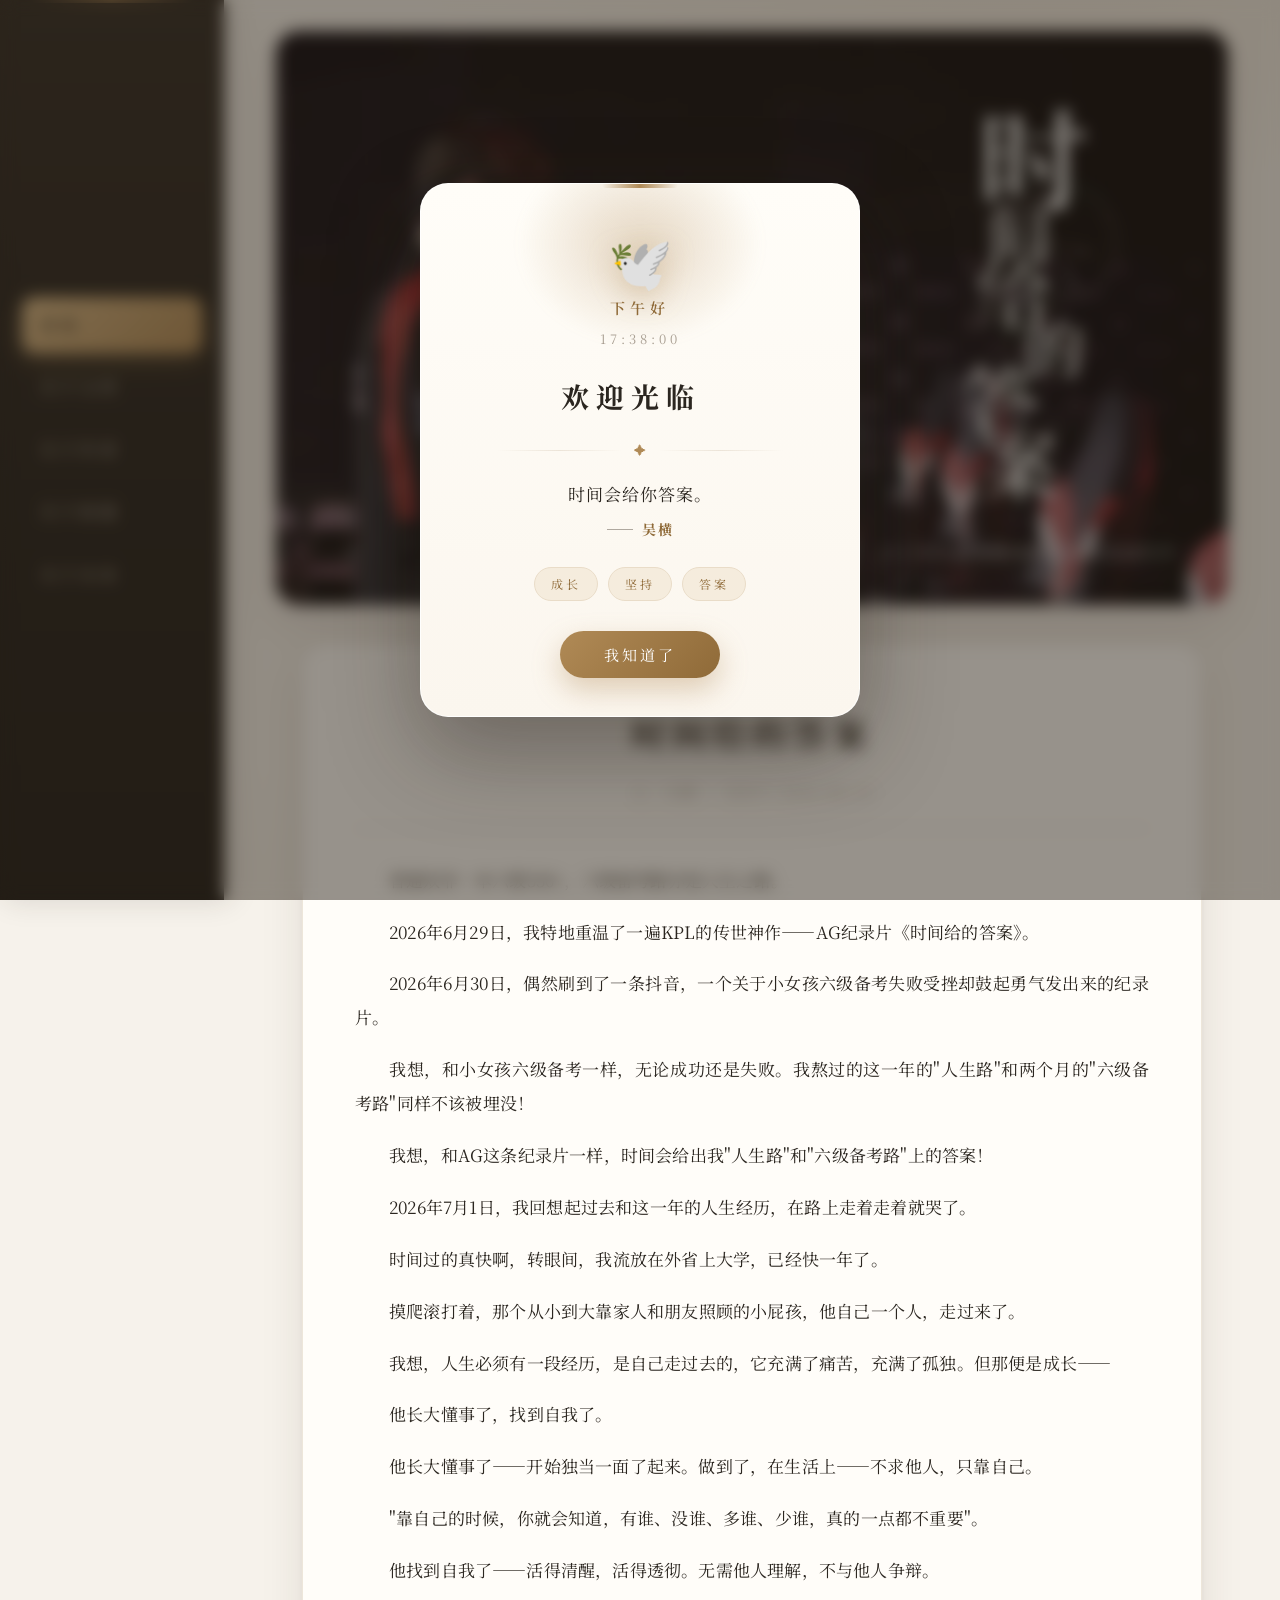
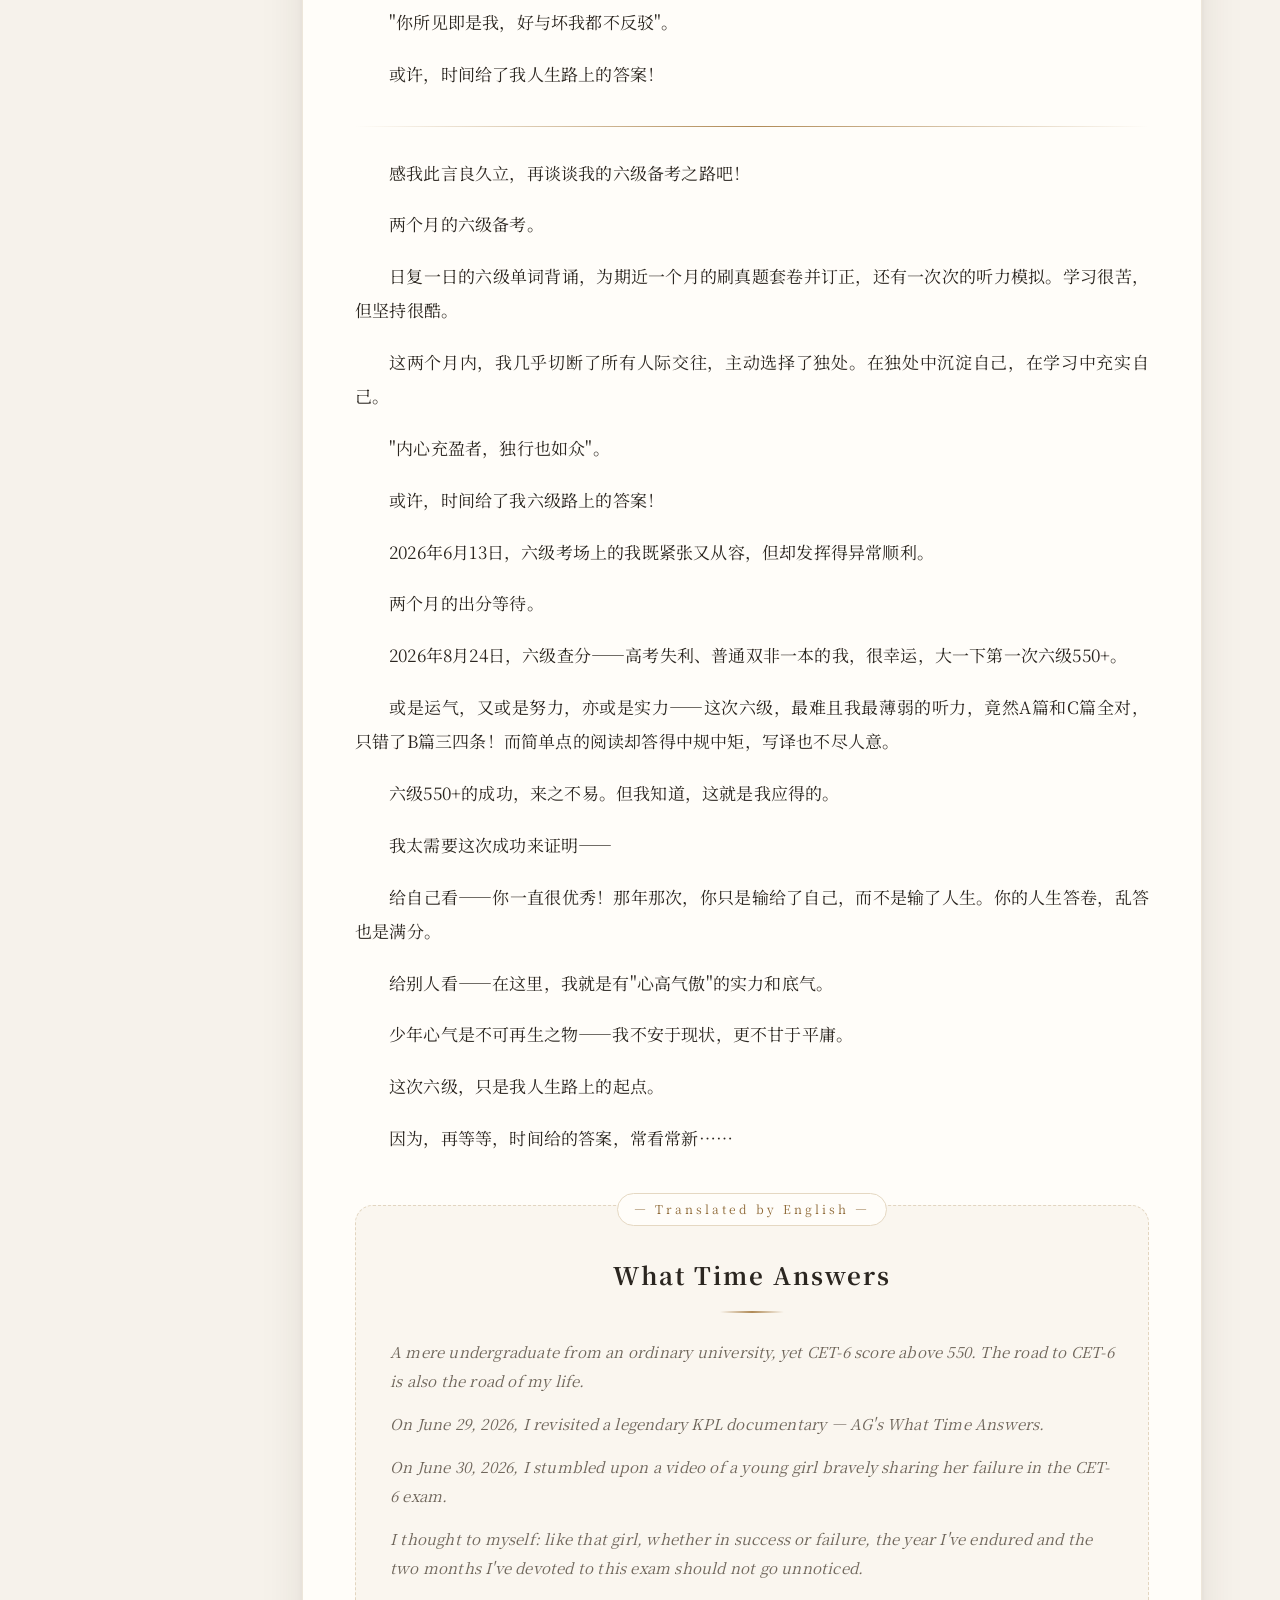
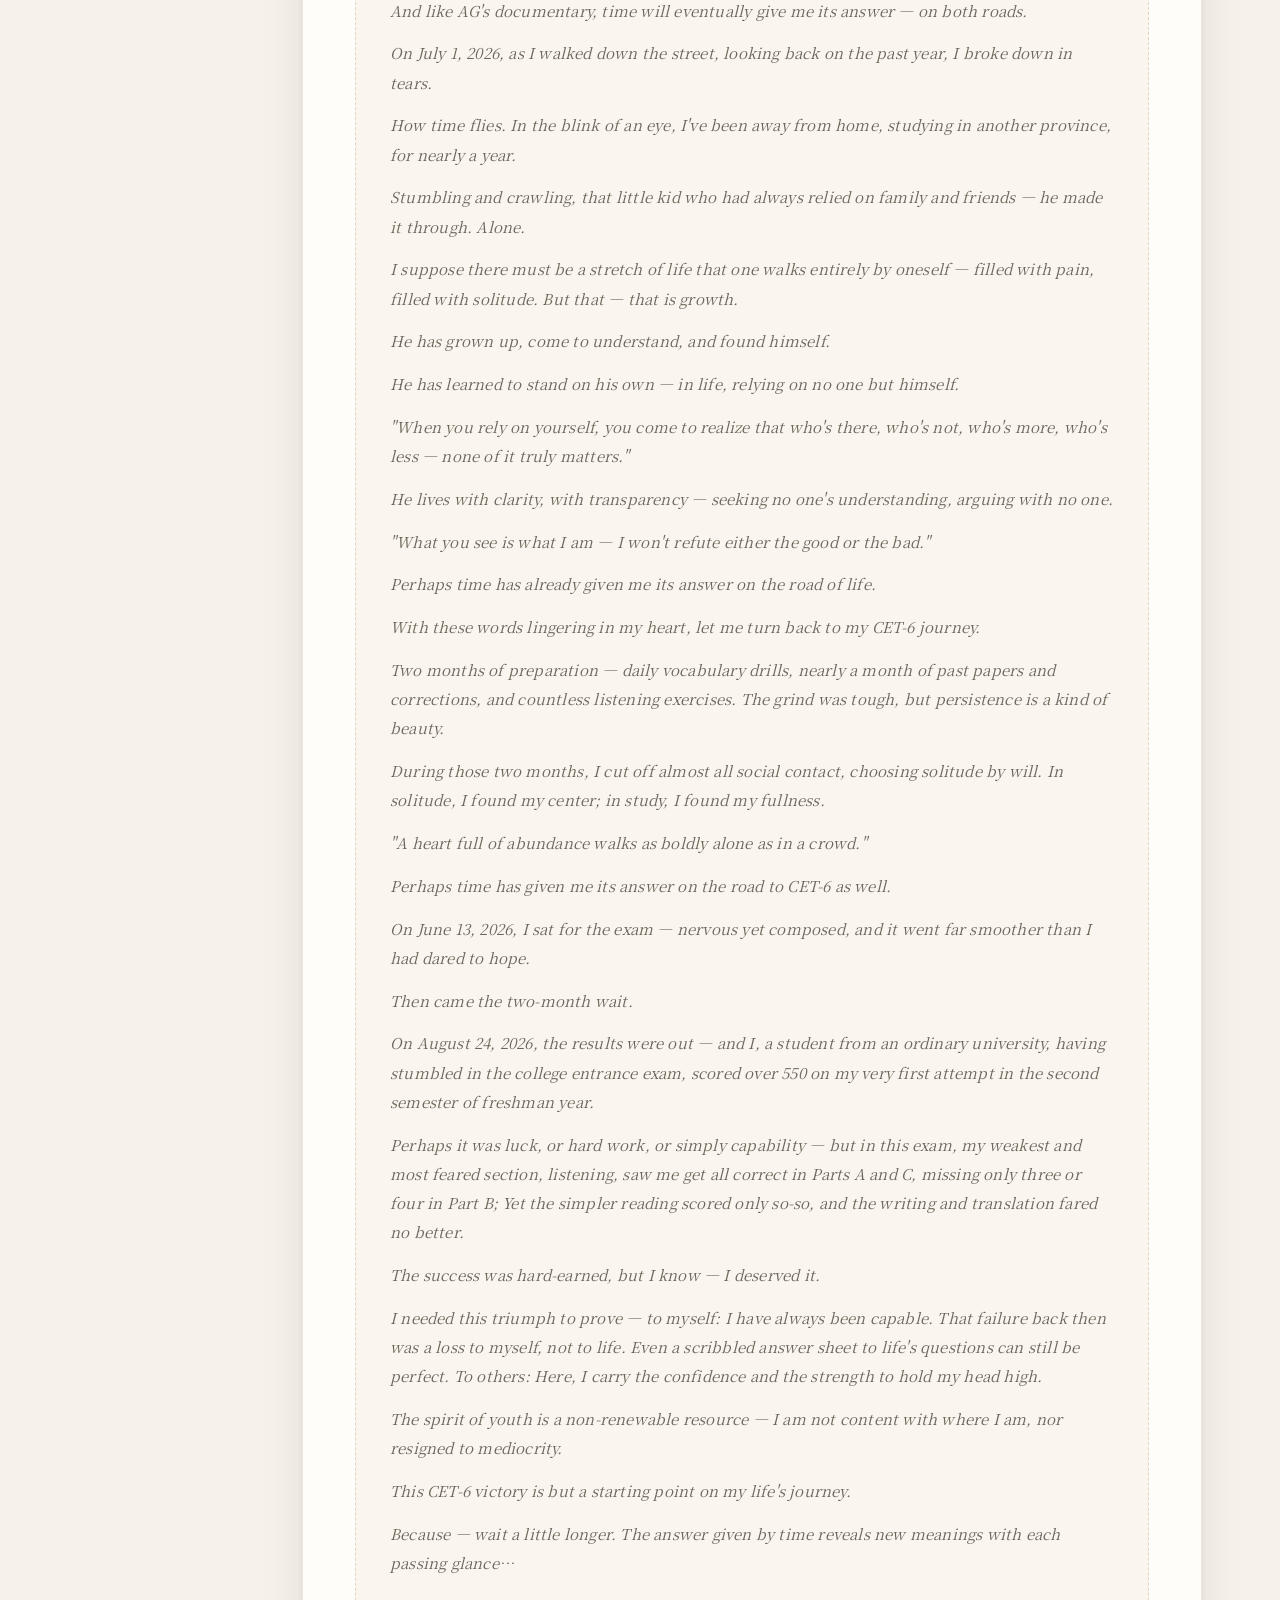
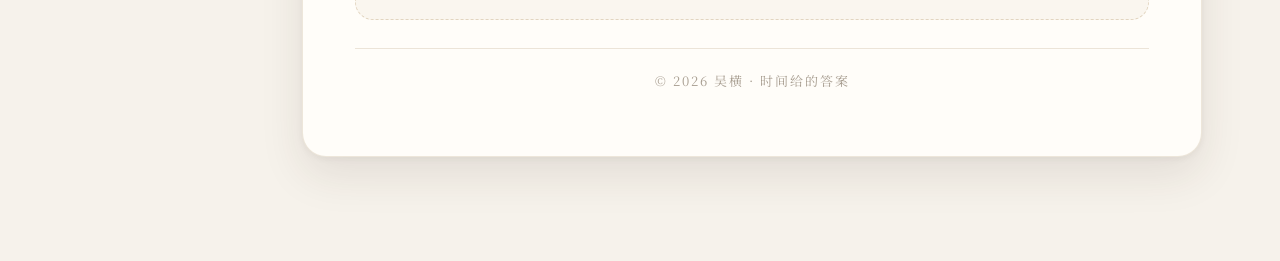
<file: index.html>
<!DOCTYPE html>
<html lang="zh-CN">
<head>
    <meta charset="UTF-8">
    <meta name="viewport" content="width=device-width, initial-scale=1.0">
    <title>时间给的答案 · 首页</title>
    <link href="https://fonts.googleapis.com/css2?family=Noto+Serif+SC:wght@400;600;700&display=swap" rel="stylesheet">
    <link rel="stylesheet" href="/assets/style.css">
    
</head>
<body>

    <!-- 左侧导航栏 -->
    <nav class="navbar">
        <a href="/" class="active">首页</a>
        <a href="/about/article.html">关于文章</a>
        <a href="/about/author.html">关于作者</a>
        <a href="/about/gratitude.html">关于致谢</a>
        <a href="/about/future.html">关于未来</a>
    </nav>

    <!-- 主内容 -->
    <div class="main-wrapper">

        <!-- 顶部海报 -->
        <div class="poster">
            <img src="/assets/poster.jpg" alt="时间给的答案 海报">
        </div>

        <!-- 卡片：首页文章 -->
        <div class="card">
            <h1 class="article-title">时间给的答案</h1>
            <div class="meta">文 / 吴横 ｜ 发布于 2026.08.24</div>

            <div class="content">
                <p>普通双非一本六级550+，六级备考路亦是人生之路。</p>
                <p>2026年6月29日，我特地重温了一遍KPL的传世神作——AG纪录片《时间给的答案》。</p>
                <p>2026年6月30日，偶然刷到了一条抖音，一个关于小女孩六级备考失败受挫却鼓起勇气发出来的纪录片。</p>
                <p>我想，和小女孩六级备考一样，无论成功还是失败。我熬过的这一年的"人生路"和两个月的"六级备考路"同样不该被埋没！</p>
                <p>我想，和AG这条纪录片一样，时间会给出我"人生路"和"六级备考路"上的答案！</p>
                <p>2026年7月1日，我回想起过去和这一年的人生经历，在路上走着走着就哭了。</p>
                <p>时间过的真快啊，转眼间，我流放在外省上大学，已经快一年了。</p>
                <p>摸爬滚打着，那个从小到大靠家人和朋友照顾的小屁孩，他自己一个人，走过来了。</p>
                <p>我想，人生必须有一段经历，是自己走过去的，它充满了痛苦，充满了孤独。但那便是成长——</p>
                <p>他长大懂事了，找到自我了。</p>
                <p>他长大懂事了——开始独当一面了起来。做到了，在生活上——不求他人，只靠自己。</p>
                <p>"靠自己的时候，你就会知道，有谁、没谁、多谁、少谁，真的一点都不重要"。</p>
                <p>他找到自我了——活得清醒，活得透彻。无需他人理解，不与他人争辩。</p>
                <p>"你所见即是我，好与坏我都不反驳"。</p>
                <p>或许，时间给了我人生路上的答案！</p>

                <hr class="divider">

                <p>感我此言良久立，再谈谈我的六级备考之路吧！</p>
                <p>两个月的六级备考。</p>
                <p>日复一日的六级单词背诵，为期近一个月的刷真题套卷并订正，还有一次次的听力模拟。学习很苦，但坚持很酷。</p>
                <p>这两个月内，我几乎切断了所有人际交往，主动选择了独处。在独处中沉淀自己，在学习中充实自己。</p>
                <p>"内心充盈者，独行也如众"。</p>
                <p>或许，时间给了我六级路上的答案！</p>
                <p>2026年6月13日，六级考场上的我既紧张又从容，但却发挥得异常顺利。</p>
                <p>两个月的出分等待。</p>
                <p>2026年8月24日，六级查分——高考失利、普通双非一本的我，很幸运，大一下第一次六级550+。</p>
                <p>或是运气，又或是努力，亦或是实力——这次六级，最难且我最薄弱的听力，竟然A篇和C篇全对，只错了B篇三四条！而简单点的阅读却答得中规中矩，写译也不尽人意。</p>
                <p>六级550+的成功，来之不易。但我知道，这就是我应得的。</p>
                <p>我太需要这次成功来证明——</p>
                <p>给自己看——你一直很优秀！那年那次，你只是输给了自己，而不是输了人生。你的人生答卷，乱答也是满分。</p>
                <p>给别人看——在这里，我就是有"心高气傲"的实力和底气。</p>
                <p>少年心气是不可再生之物——我不安于现状，更不甘于平庸。</p>
                <p>这次六级，只是我人生路上的起点。</p>
                <p>因为，再等等，时间给的答案，常看常新……</p>

                <!-- 英文翻译 -->
                <div class="en">
                    <div class="label">— Translated by English —</div>
                    <p class="en-title"><strong>What Time Answers</strong></p>
                    <p>A mere undergraduate from an ordinary university, yet CET-6 score above 550. The road to CET-6 is also the road of my life.</p>
                    <p>On June 29, 2026, I revisited a legendary KPL documentary — AG's What Time Answers.</p>
                    <p>On June 30, 2026, I stumbled upon a video of a young girl bravely sharing her failure in the CET-6 exam.</p>
                    <p>I thought to myself: like that girl, whether in success or failure, the year I've endured and the two months I've devoted to this exam should not go unnoticed.</p>
                    <p>And like AG's documentary, time will eventually give me its answer — on both roads.</p>
                    <p>On July 1, 2026, as I walked down the street, looking back on the past year, I broke down in tears.</p>
                    <p>How time flies. In the blink of an eye, I've been away from home, studying in another province, for nearly a year.</p>
                    <p>Stumbling and crawling, that little kid who had always relied on family and friends — he made it through. Alone.</p>
                    <p>I suppose there must be a stretch of life that one walks entirely by oneself — filled with pain, filled with solitude. But that — that is growth.</p>
                    <p>He has grown up, come to understand, and found himself.</p>
                    <p>He has learned to stand on his own — in life, relying on no one but himself.</p>
                    <p>"When you rely on yourself, you come to realize that who's there, who's not, who's more, who's less — none of it truly matters."</p>
                    <p>He lives with clarity, with transparency — seeking no one's understanding, arguing with no one.</p>
                    <p>"What you see is what I am — I won't refute either the good or the bad."</p>
                    <p>Perhaps time has already given me its answer on the road of life.</p>
                    <p>With these words lingering in my heart, let me turn back to my CET-6 journey.</p>
                    <p>Two months of preparation — daily vocabulary drills, nearly a month of past papers and corrections, and countless listening exercises. The grind was tough, but persistence is a kind of beauty.</p>
                    <p>During those two months, I cut off almost all social contact, choosing solitude by will. In solitude, I found my center; in study, I found my fullness.</p>
                    <p>"A heart full of abundance walks as boldly alone as in a crowd."</p>
                    <p>Perhaps time has given me its answer on the road to CET-6 as well.</p>
                    <p>On June 13, 2026, I sat for the exam — nervous yet composed, and it went far smoother than I had dared to hope.</p>
                    <p>Then came the two-month wait.</p>
                    <p>On August 24, 2026, the results were out — and I, a student from an ordinary university, having stumbled in the college entrance exam, scored over 550 on my very first attempt in the second semester of freshman year.</p>
                    <p>Perhaps it was luck, or hard work, or simply capability — but in this exam, my weakest and most feared section, listening, saw me get all correct in Parts A and C, missing only three or four in Part B; Yet the simpler reading scored only so‑so, and the writing and translation fared no better.</p>
                    <p>The success was hard-earned, but I know — I deserved it.</p>
                    <p>I needed this triumph to prove — to myself: I have always been capable. That failure back then was a loss to myself, not to life. Even a scribbled answer sheet to life's questions can still be perfect. To others: Here, I carry the confidence and the strength to hold my head high.</p>
                    <p>The spirit of youth is a non-renewable resource — I am not content with where I am, nor resigned to mediocrity.</p>
                    <p>This CET-6 victory is but a starting point on my life's journey.</p>
                    <p>Because — wait a little longer. The answer given by time reveals new meanings with each passing glance…</p>
                </div>
            </div>

            <div class="footer">© 2026 吴横 · 时间给的答案</div>
        </div>

    </div>

    <!-- 欢迎弹窗（每次进入首页弹出 · 动态渲染） -->
    <div class="modal-overlay" id="welcomeModal">
        <div class="modal-box">
            <!-- 动态光晕 + 上升金色粒子 -->
            <div class="modal-glow"></div>
            <div class="modal-particles" id="modalParticles"></div>

            <!-- 飞舞的白鸽 -->
            <div class="modal-dove" aria-hidden="true">🕊️</div>

            <!-- 按时段变化的问候语 + 实时时钟 -->
            <div class="modal-greeting" id="greetingText">欢迎光临</div>
            <div class="modal-clock" id="liveClock">00:00:00</div>

            <!-- 主题标题（打字机效果） -->
            <h2 class="modal-title" id="typedTitle"></h2>

            <!-- 分隔装饰 -->
            <div class="modal-divider"><span>✦</span></div>

            <!-- 引言与落款 -->
            <p class="modal-quote">时间会给你答案。</p>
            <p class="modal-sign">—— <span class="modal-author">吴横</span></p>

            <!-- 关键词标签 -->
            <div class="modal-tags">
                <span class="modal-tag">成长</span>
                <span class="modal-tag">坚持</span>
                <span class="modal-tag">答案</span>
            </div>

            <!-- 关闭按钮 -->
            <button class="btn-close" id="closeModal">
                <span class="btn-label">我知道了</span>
            </button>
        </div>
    </div>

    <script>
        // ===== 欢迎弹窗 · 动态渲染 =====
        const modal = document.getElementById('welcomeModal');
        const closeBtn = document.getElementById('closeModal');
        const greetingText = document.getElementById('greetingText');
        const liveClock = document.getElementById('liveClock');
        const typedTitle = document.getElementById('typedTitle');
        const particlesWrap = document.getElementById('modalParticles');

        const reduceMotion = window.matchMedia('(prefers-reduced-motion: reduce)').matches;
        let clockTimer = null;

        // —— 关闭逻辑（按钮 / 遮罩 / ESC） ——
        const closeModal = () => {
            if (modal.classList.contains('modal-closing')) return;
            modal.classList.add('modal-closing');
            if (clockTimer) { clearInterval(clockTimer); clockTimer = null; }
            setTimeout(() => { modal.style.display = 'none'; }, 320);
        };
        closeBtn.addEventListener('click', closeModal);
        modal.addEventListener('click', (e) => {
            if (e.target === modal) closeModal();
        });
        document.addEventListener('keydown', (e) => {
            if (e.key === 'Escape' && modal.style.display !== 'none') closeModal();
        });

        // —— 关闭按钮磁吸光斑 ——
        closeBtn.addEventListener('mousemove', (e) => {
            const r = closeBtn.getBoundingClientRect();
            closeBtn.style.setProperty('--x', ((e.clientX - r.left) / r.width * 100) + '%');
            closeBtn.style.setProperty('--y', ((e.clientY - r.top) / r.height * 100) + '%');
        });

        // —— 按时段生成问候语 ——
        function getGreeting() {
            const h = new Date().getHours();
            if (h < 5)  return '夜深了';
            if (h < 9)  return '早上好';
            if (h < 12) return '上午好';
            if (h < 14) return '中午好';
            if (h < 18) return '下午好';
            if (h < 23) return '晚上好';
            return '夜深了';
        }
        greetingText.textContent = getGreeting();

        // —— 实时时钟 ——
        function tickClock() {
            const d = new Date();
            const p = (n) => String(n).padStart(2, '0');
            liveClock.textContent = `${p(d.getHours())}:${p(d.getMinutes())}:${p(d.getSeconds())}`;
        }
        tickClock();
        clockTimer = setInterval(tickClock, 1000);

        // —— 打字机标题 ——
        const fullTitle = '欢迎光临';
        if (reduceMotion) {
            typedTitle.textContent = fullTitle;
            typedTitle.classList.add('typed-done');
        } else {
            let ti = 0;
            (function typeTitle() {
                typedTitle.textContent = fullTitle.slice(0, ti);
                ti++;
                if (ti <= fullTitle.length) {
                    setTimeout(typeTitle, 160);
                } else {
                    typedTitle.classList.add('typed-done');
                }
            })();
        }

        // —— 上方上升的金色粒子 ——
        if (!reduceMotion) {
            const PARTICLE_COUNT = 18;
            for (let i = 0; i < PARTICLE_COUNT; i++) {
                const s = document.createElement('span');
                const size = Math.random() * 6 + 2;              // 2~8px
                const delay = Math.random() * 6;                  // 0~6s
                const dur = Math.random() * 6 + 6;                // 6~12s
                const drift = (Math.random() * 60 - 30);           // -30~30px
                s.style.left = (Math.random() * 100) + '%';
                s.style.width = s.style.height = size + 'px';
                s.style.animationDelay = delay + 's';
                s.style.animationDuration = dur + 's';
                s.style.setProperty('--drift', drift + 'px');
                particlesWrap.appendChild(s);
            }
        }
    </script>

</body>
</html>
</file>
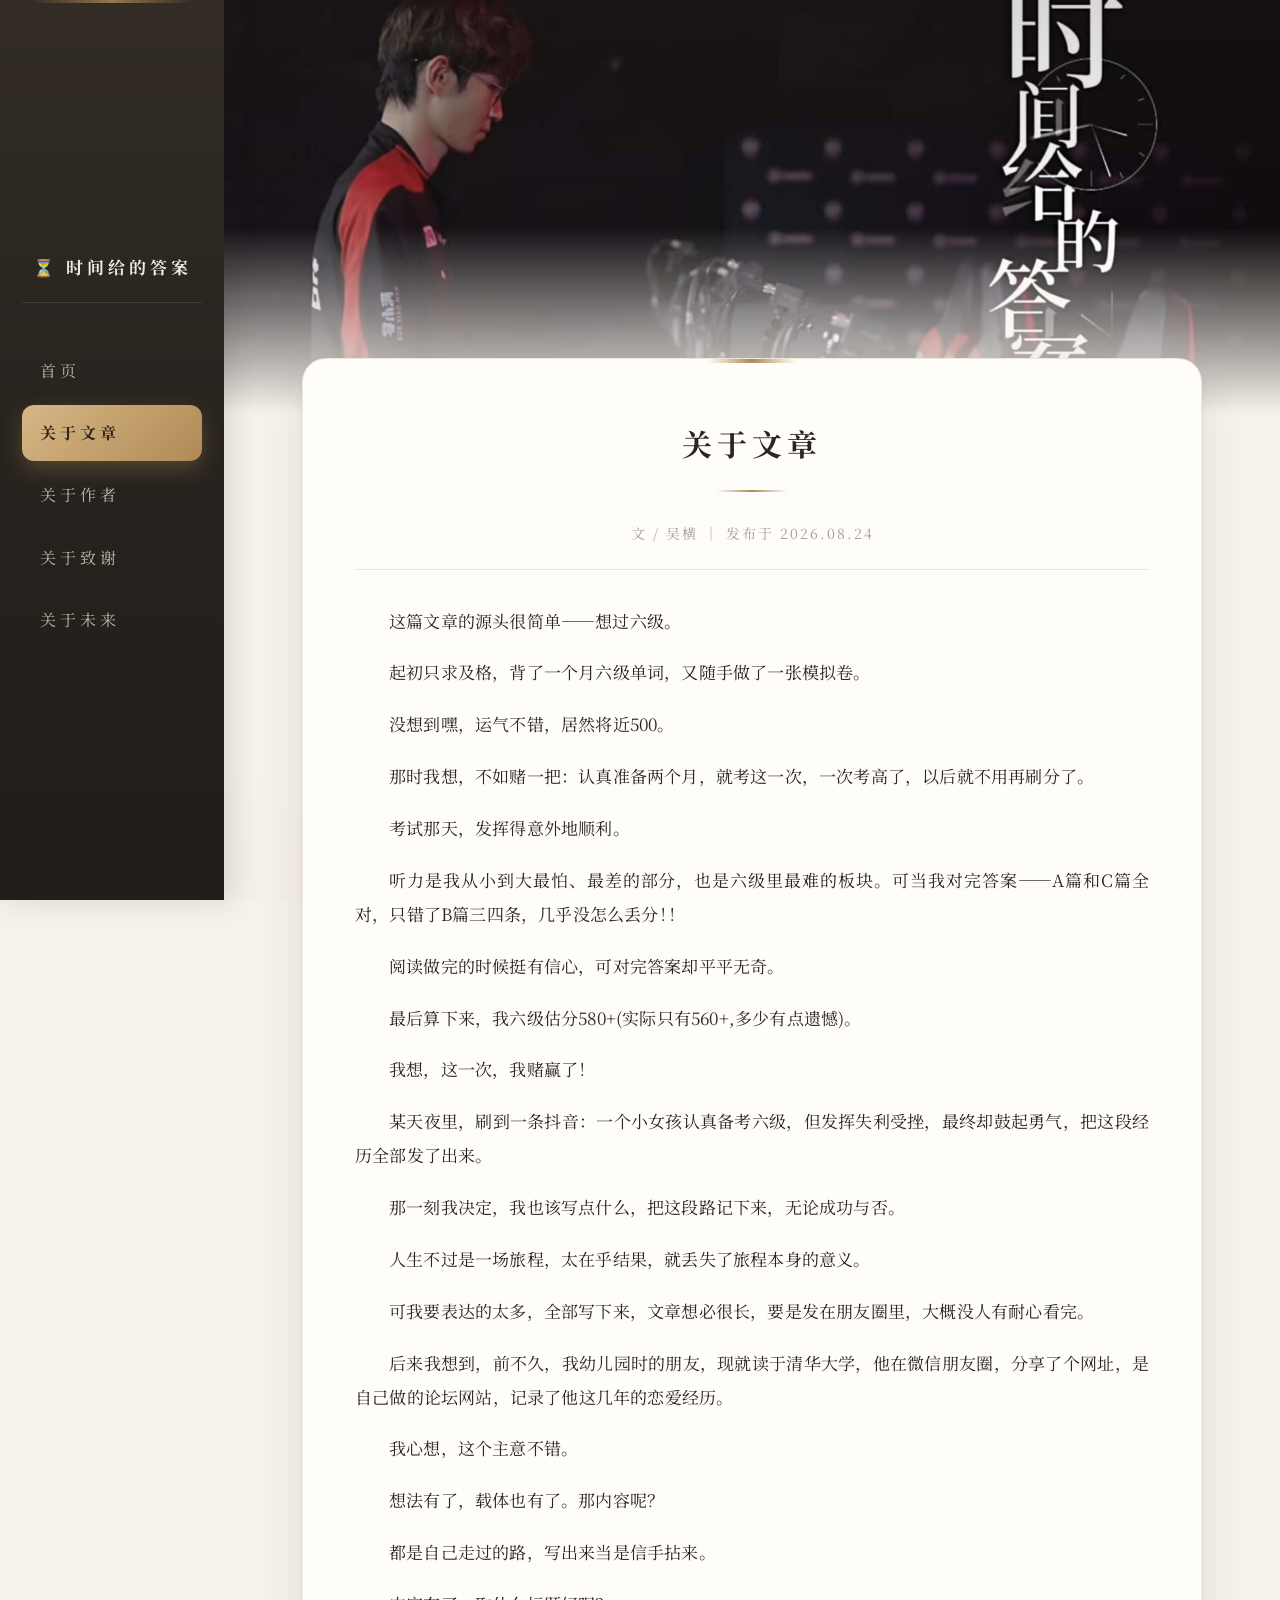
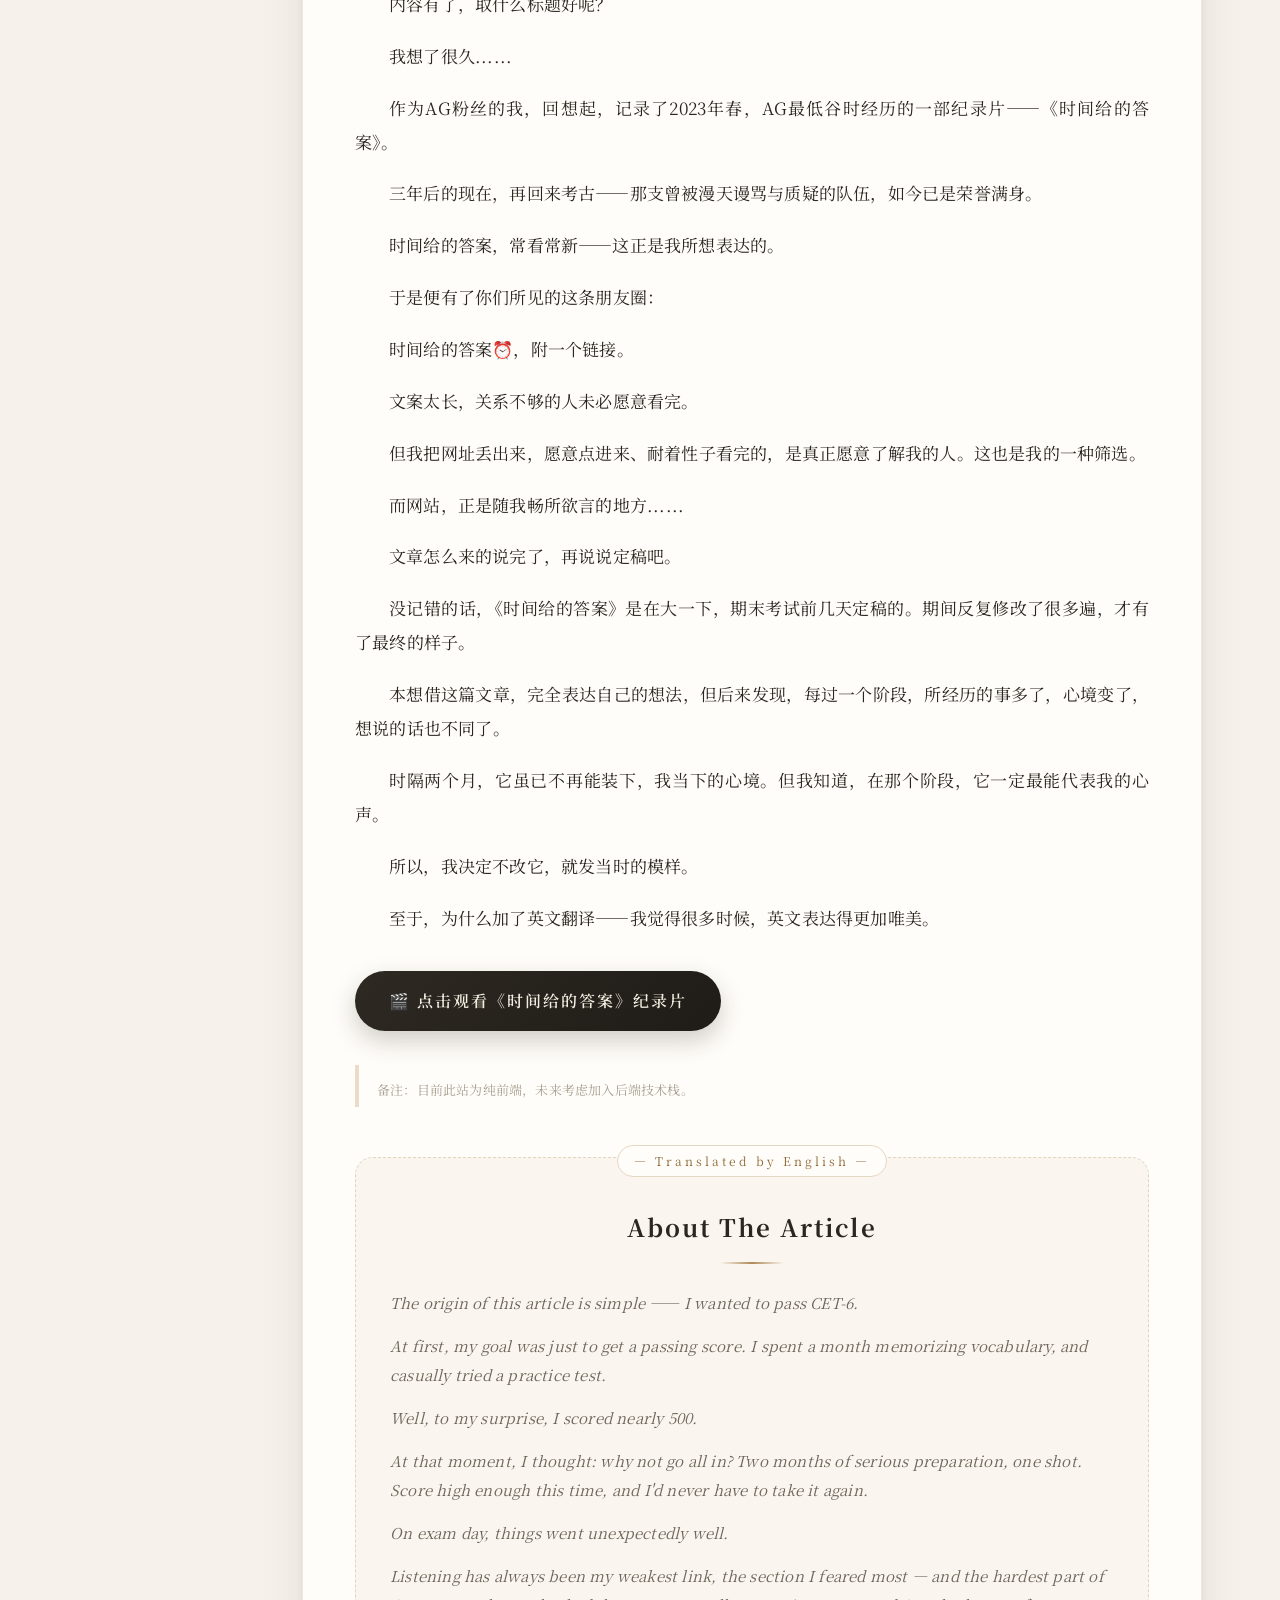
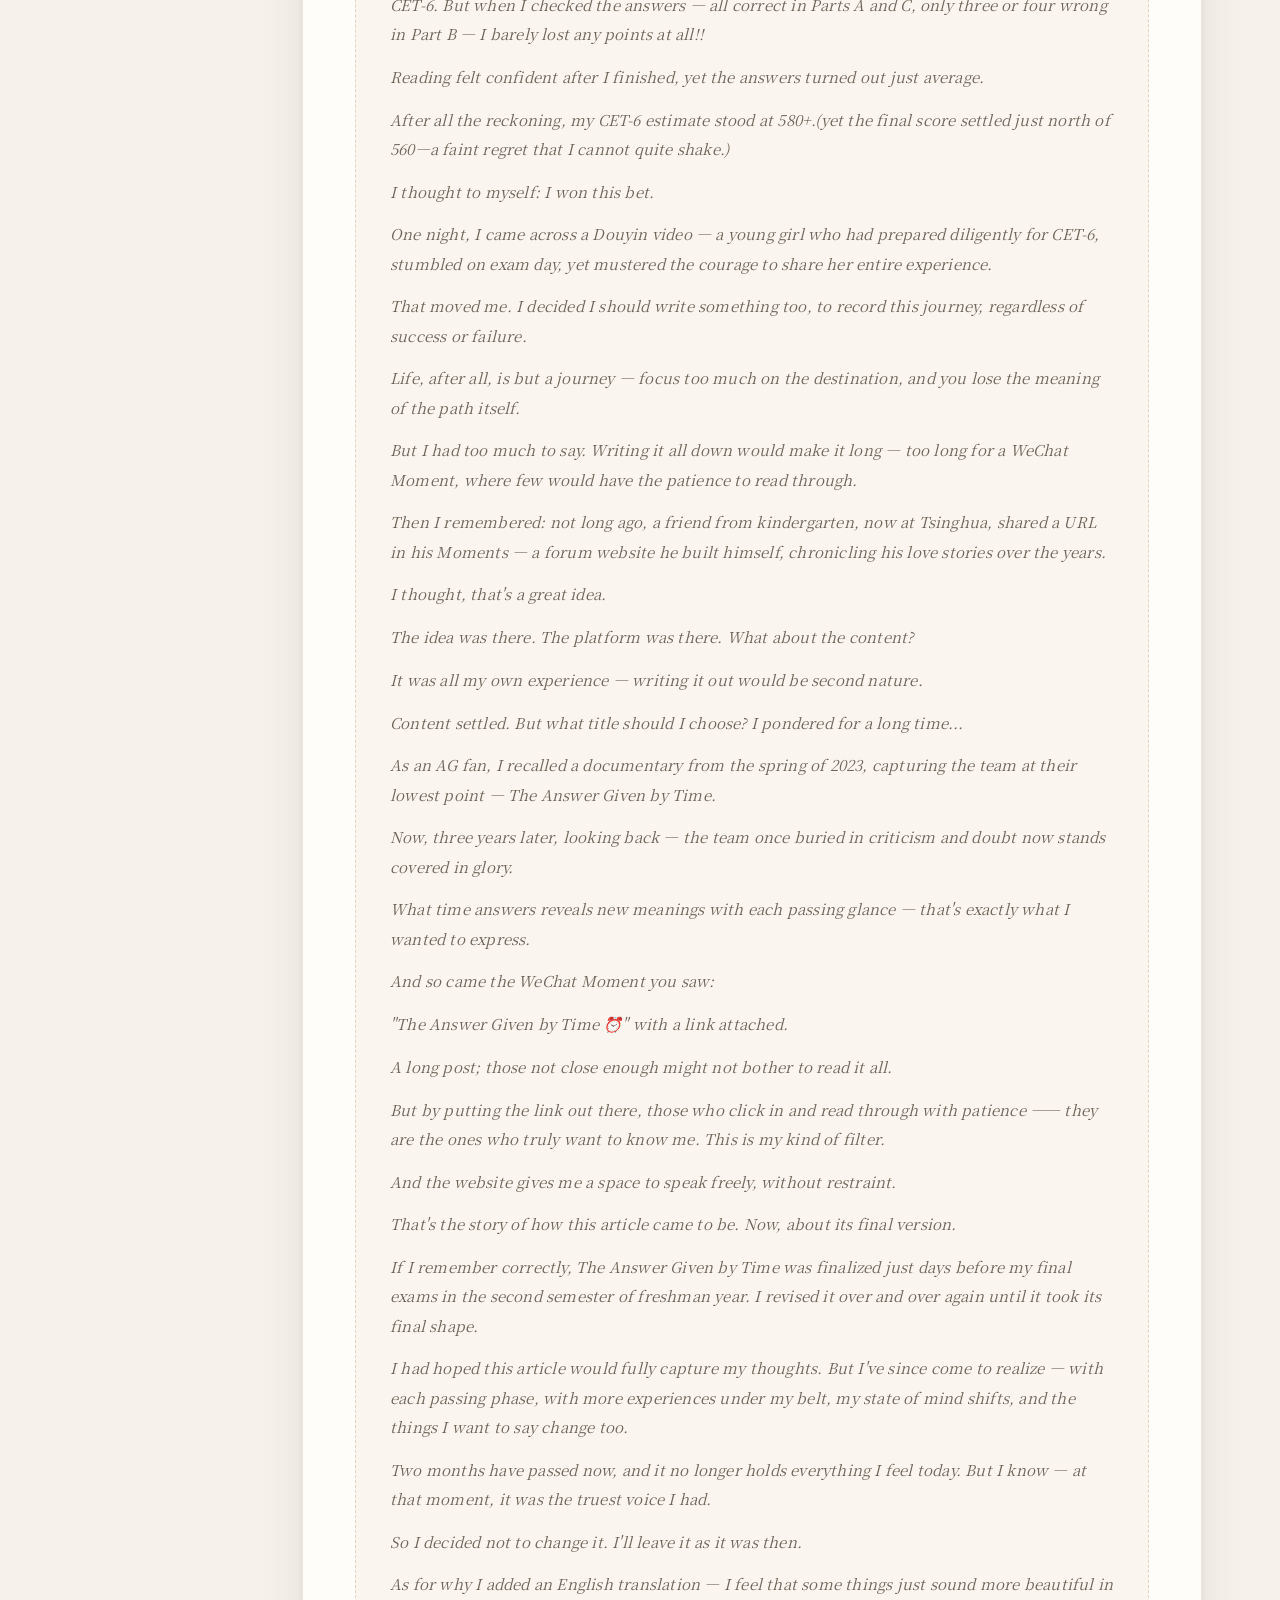
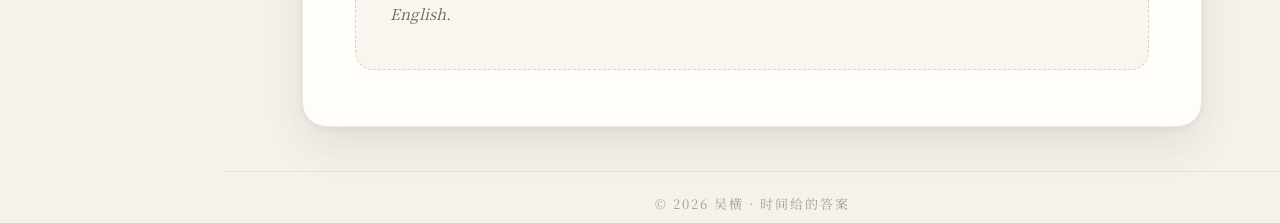
<file: about/article.html>
<!DOCTYPE html>
<html lang="zh-CN">
<head>
    <meta charset="UTF-8">
    <meta name="viewport" content="width=device-width, initial-scale=1.0">
    <title>关于文章 · 时间给的答案</title>
    <link href="https://fonts.googleapis.com/css2?family=Noto+Serif+SC:wght@400;600;700&display=swap" rel="stylesheet">
    <link rel="stylesheet" href="/assets/style.css">
    
</head>
<body>

    <div class="navbar">
        <div class="site-name">⏳ 时间给的答案</div>
        <a href="/">首页</a>
        <a href="/about/article.html" class="active">关于文章</a>
        <a href="/about/author.html">关于作者</a>
        <a href="/about/gratitude.html">关于致谢</a>
        <a href="/about/future.html">关于未来</a>
    </div>

    <div class="main">
        <div class="hero"></div>

        <div class="card">
            <h1>关于文章</h1>
            <div class="meta">文 / 吴横 ｜ 发布于 2026.08.24</div>

            <div class="content">

            <p>这篇文章的源头很简单——想过六级。</p>
            <p>起初只求及格，背了一个月六级单词，又随手做了一张模拟卷。</p>
            <p>没想到嘿，运气不错，居然将近500。</p>
            <p>那时我想，不如赌一把：认真准备两个月，就考这一次，一次考高了，以后就不用再刷分了。</p>
            <p>考试那天，发挥得意外地顺利。</p>
            <p>听力是我从小到大最怕、最差的部分，也是六级里最难的板块。可当我对完答案——A篇和C篇全对，只错了B篇三四条，几乎没怎么丢分！！</p>
            <p>阅读做完的时候挺有信心，可对完答案却平平无奇。</p>
            <p>最后算下来，我六级估分580+(实际只有560+,多少有点遗憾)。</p>
            <p>我想，这一次，我赌赢了！</p>
            <p>某天夜里，刷到一条抖音：一个小女孩认真备考六级，但发挥失利受挫，最终却鼓起勇气，把这段经历全部发了出来。</p>
            <p>那一刻我决定，我也该写点什么，把这段路记下来，无论成功与否。</p>
            <p>人生不过是一场旅程，太在乎结果，就丢失了旅程本身的意义。</p>
            <p>可我要表达的太多，全部写下来，文章想必很长，要是发在朋友圈里，大概没人有耐心看完。</p>
            <p>后来我想到，前不久，我幼儿园时的朋友，现就读于清华大学，他在微信朋友圈，分享了个网址，是自己做的论坛网站，记录了他这几年的恋爱经历。</p>
            <p>我心想，这个主意不错。</p>
            <p>想法有了，载体也有了。那内容呢？</p>
            <p>都是自己走过的路，写出来当是信手拈来。</p>
            <p>内容有了，取什么标题好呢？</p>
            <p>我想了很久......</p>
            <p>作为AG粉丝的我，回想起，记录了2023年春，AG最低谷时经历的一部纪录片——《时间给的答案》。</p>
            <p>三年后的现在，再回来考古——那支曾被漫天谩骂与质疑的队伍，如今已是荣誉满身。</p>
            <p>时间给的答案，常看常新——这正是我所想表达的。</p>
            <p>于是便有了你们所见的这条朋友圈：</p>
            <p>时间给的答案⏰，附一个链接。</p>
            <p>文案太长，关系不够的人未必愿意看完。</p>
            <p>但我把网址丢出来，愿意点进来、耐着性子看完的，是真正愿意了解我的人。这也是我的一种筛选。</p>
            <p>而网站，正是随我畅所欲言的地方......</p>
            <p>文章怎么来的说完了，再说说定稿吧。</p>
            <p>没记错的话，《时间给的答案》是在大一下，期末考试前几天定稿的。期间反复修改了很多遍，才有了最终的样子。</p>
            <p>本想借这篇文章，完全表达自己的想法，但后来发现，每过一个阶段，所经历的事多了，心境变了，想说的话也不同了。</p>
            <p>时隔两个月，它虽已不再能装下，我当下的心境。但我知道，在那个阶段，它一定最能代表我的心声。</p>
            <p>所以，我决定不改它，就发当时的模样。</p>
            <p>至于，为什么加了英文翻译——我觉得很多时候，英文表达得更加唯美。</p>

            <!-- 视频超链接（已更新为你提供的正确链接） -->
            <p class="video-row">
                <a href="https://www.bilibili.com/video/BV1uo4y1A7dP/?share_source=copy_web" target="_blank" class="video-link">🎬 点击观看《时间给的答案》纪录片</a>
            </p>

            <p class="note">备注：目前此站为纯前端，未来考虑加入后端技术栈。</p>

            <!-- 英文翻译 -->
            <div class="en">
                <div class="label">— Translated by English —</div>
                <p class="en-title"><strong>About The Article</strong></p>
                <p>The origin of this article is simple —— I wanted to pass CET-6.</p>
                <p>At first, my goal was just to get a passing score. I spent a month memorizing vocabulary, and casually tried a practice test.</p>
                <p>Well, to my surprise, I scored nearly 500.</p>
                <p>At that moment, I thought: why not go all in? Two months of serious preparation, one shot. Score high enough this time, and I'd never have to take it again.</p>
                <p>On exam day, things went unexpectedly well.</p>
                <p>Listening has always been my weakest link, the section I feared most — and the hardest part of CET-6. But when I checked the answers — all correct in Parts A and C, only three or four wrong in Part B — I barely lost any points at all!!</p>
                <p>Reading felt confident after I finished, yet the answers turned out just average.</p>
                <p>After all the reckoning, my CET‑6 estimate stood at 580+.(yet the final score settled just north of 560—a faint regret that I cannot quite shake.)</p>
                <p>I thought to myself: I won this bet.</p>
                <p>One night, I came across a Douyin video — a young girl who had prepared diligently for CET-6, stumbled on exam day, yet mustered the courage to share her entire experience.</p>
                <p>That moved me. I decided I should write something too, to record this journey, regardless of success or failure.</p>
                <p>Life, after all, is but a journey — focus too much on the destination, and you lose the meaning of the path itself.</p>
                <p>But I had too much to say. Writing it all down would make it long — too long for a WeChat Moment, where few would have the patience to read through.</p>
                <p>Then I remembered: not long ago, a friend from kindergarten, now at Tsinghua, shared a URL in his Moments — a forum website he built himself, chronicling his love stories over the years.</p>
                <p>I thought, that's a great idea.</p>
                <p>The idea was there. The platform was there. What about the content?</p>
                <p>It was all my own experience — writing it out would be second nature.</p>
                <p>Content settled. But what title should I choose? I pondered for a long time...</p>
                <p>As an AG fan, I recalled a documentary from the spring of 2023, capturing the team at their lowest point — The Answer Given by Time.</p>
                <p>Now, three years later, looking back — the team once buried in criticism and doubt now stands covered in glory.</p>
                <p>What time answers reveals new meanings with each passing glance — that's exactly what I wanted to express.</p>
                <p>And so came the WeChat Moment you saw:</p>
                <p>"The Answer Given by Time ⏰" with a link attached.</p>
                <p>A long post; those not close enough might not bother to read it all.</p>
                <p>But by putting the link out there, those who click in and read through with patience —— they are the ones who truly want to know me. This is my kind of filter.</p>
                <p>And the website gives me a space to speak freely, without restraint.</p>
                <p>That's the story of how this article came to be. Now, about its final version.</p>
                <p>If I remember correctly, The Answer Given by Time was finalized just days before my final exams in the second semester of freshman year. I revised it over and over again until it took its final shape.</p>
                <p>I had hoped this article would fully capture my thoughts. But I've since come to realize — with each passing phase, with more experiences under my belt, my state of mind shifts, and the things I want to say change too.</p>
                <p>Two months have passed now, and it no longer holds everything I feel today. But I know — at that moment, it was the truest voice I had.</p>
                <p>So I decided not to change it. I'll leave it as it was then.</p>
                <p>As for why I added an English translation — I feel that some things just sound more beautiful in English.</p>
            </div>
        </div>

            </div>
        <div class="footer">
            © 2026 吴横 · 时间给的答案
        </div>
    </div>

</body>
</html>
</file>
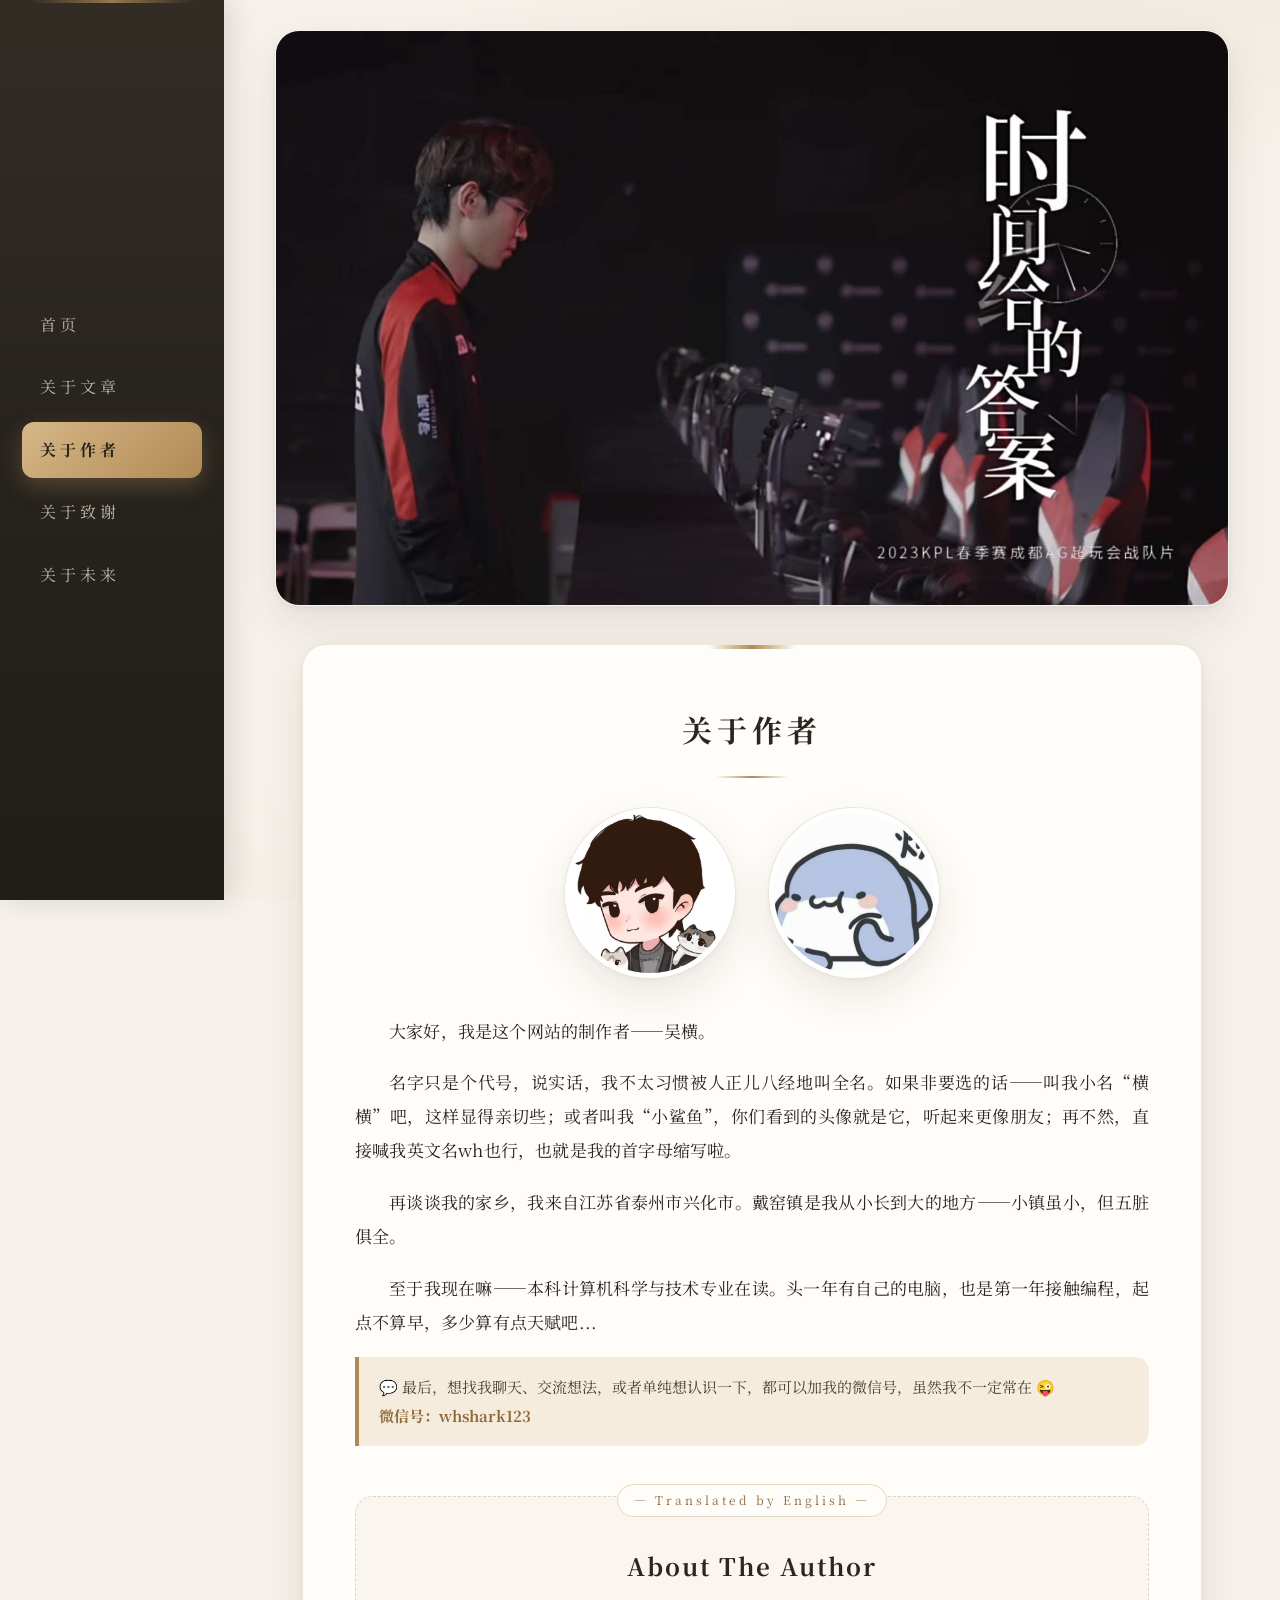
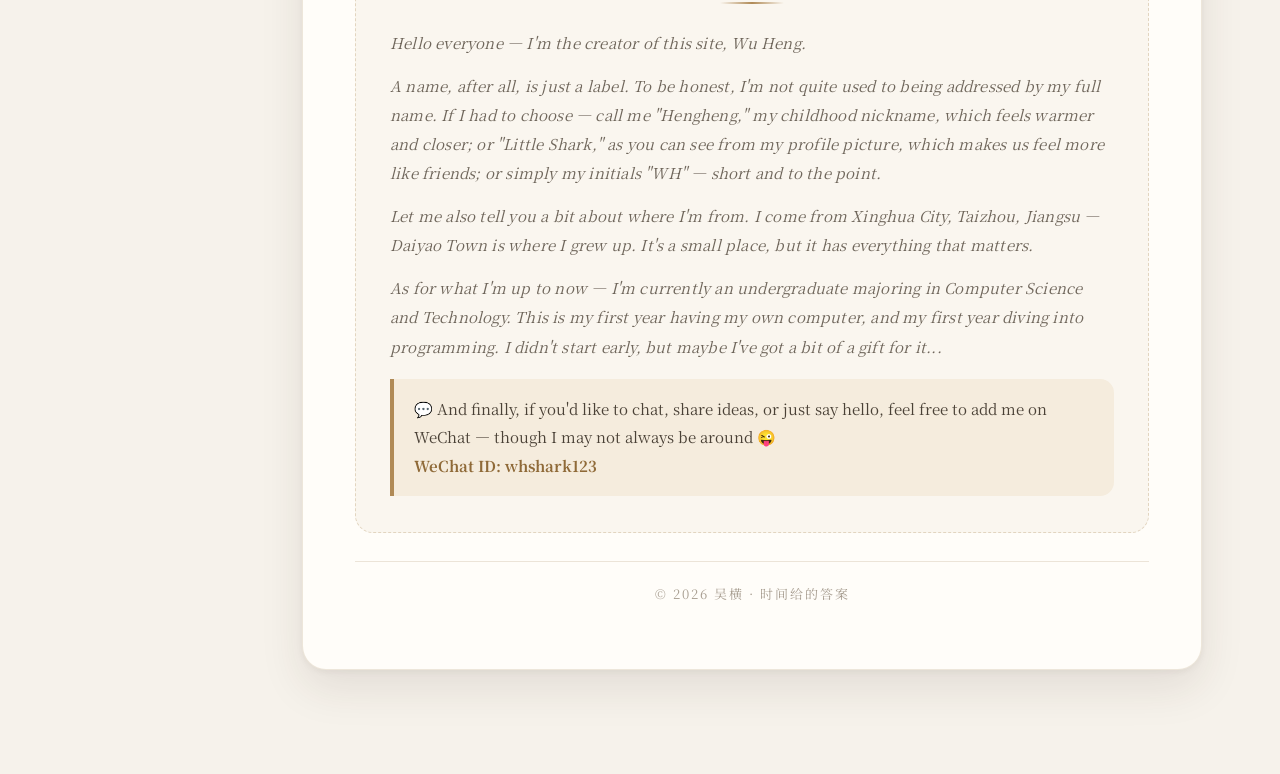
<file: about/author.html>
<!DOCTYPE html>
<html lang="zh-CN">
<head>
    <meta charset="UTF-8">
    <meta name="viewport" content="width=device-width, initial-scale=1.0">
    <title>关于作者 · 时间给的答案</title>
    <link href="https://fonts.googleapis.com/css2?family=Noto+Serif+SC:wght@400;600;700&display=swap" rel="stylesheet">
    <link rel="stylesheet" href="/assets/style.css">
    
</head>
<body>

    <nav class="navbar">
        <a href="/">首页</a>
        <a href="/about/article.html">关于文章</a>
        <a href="/about/author.html" class="active">关于作者</a>
        <a href="/about/gratitude.html">关于致谢</a>
        <a href="/about/future.html">关于未来</a>
    </nav>

    <div class="main-wrapper">

        <div class="poster">
            <img src="/assets/poster.jpg" alt="时间给的答案 海报">
        </div>

        <div class="card">
            <h1>关于作者</h1>

            <div class="avatar-gallery">
                <img src="/assets/avatar1.jpg" alt="吴横 头像1">
                <img src="/assets/avatar2.jpg" alt="吴横 头像2">
            </div>

            <div class="content">
                <p>大家好，我是这个网站的制作者——吴横。</p>
                <p>名字只是个代号，说实话，我不太习惯被人正儿八经地叫全名。如果非要选的话——叫我小名“横横”吧，这样显得亲切些；或者叫我“小鲨鱼”，你们看到的头像就是它，听起来更像朋友；再不然，直接喊我英文名wh也行，也就是我的首字母缩写啦。</p>
                <p>再谈谈我的家乡，我来自江苏省泰州市兴化市。戴窑镇是我从小长到大的地方——小镇虽小，但五脏俱全。</p>
                <p>至于我现在嘛——本科计算机科学与技术专业在读。头一年有自己的电脑，也是第一年接触编程，起点不算早，多少算有点天赋吧...</p>
                <div class="wechat-note">
                    💬 最后，想找我聊天、交流想法，或者单纯想认识一下，都可以加我的微信号，虽然我不一定常在 😜<br>
                    <strong>微信号：whshark123</strong>
                </div>

                <div class="en">
                    <div class="label">— Translated by English —</div>
                    <p class="en-title"><strong>About The Author</strong></p>
                    <p>Hello everyone — I'm the creator of this site, Wu Heng.</p>
                    <p>A name, after all, is just a label. To be honest, I'm not quite used to being addressed by my full name. If I had to choose — call me "Hengheng," my childhood nickname, which feels warmer and closer; or "Little Shark," as you can see from my profile picture, which makes us feel more like friends; or simply my initials "WH" — short and to the point.</p>
                    <p>Let me also tell you a bit about where I'm from. I come from Xinghua City, Taizhou, Jiangsu — Daiyao Town is where I grew up. It's a small place, but it has everything that matters.</p>
                    <p>As for what I'm up to now — I'm currently an undergraduate majoring in Computer Science and Technology. This is my first year having my own computer, and my first year diving into programming. I didn't start early, but maybe I've got a bit of a gift for it...</p>
                    <div class="wechat-note">
                    💬   And finally, if you'd like to chat, share ideas, or just say hello, feel free to add me on WeChat — though I may not always be around 😜<br>
                        <strong>WeChat ID: whshark123</strong>
                    </div>
                </div>
            </div>
            <div class="footer">© 2026 吴横 · 时间给的答案</div>
        </div>

    </div>

</body>
</html>
</file>
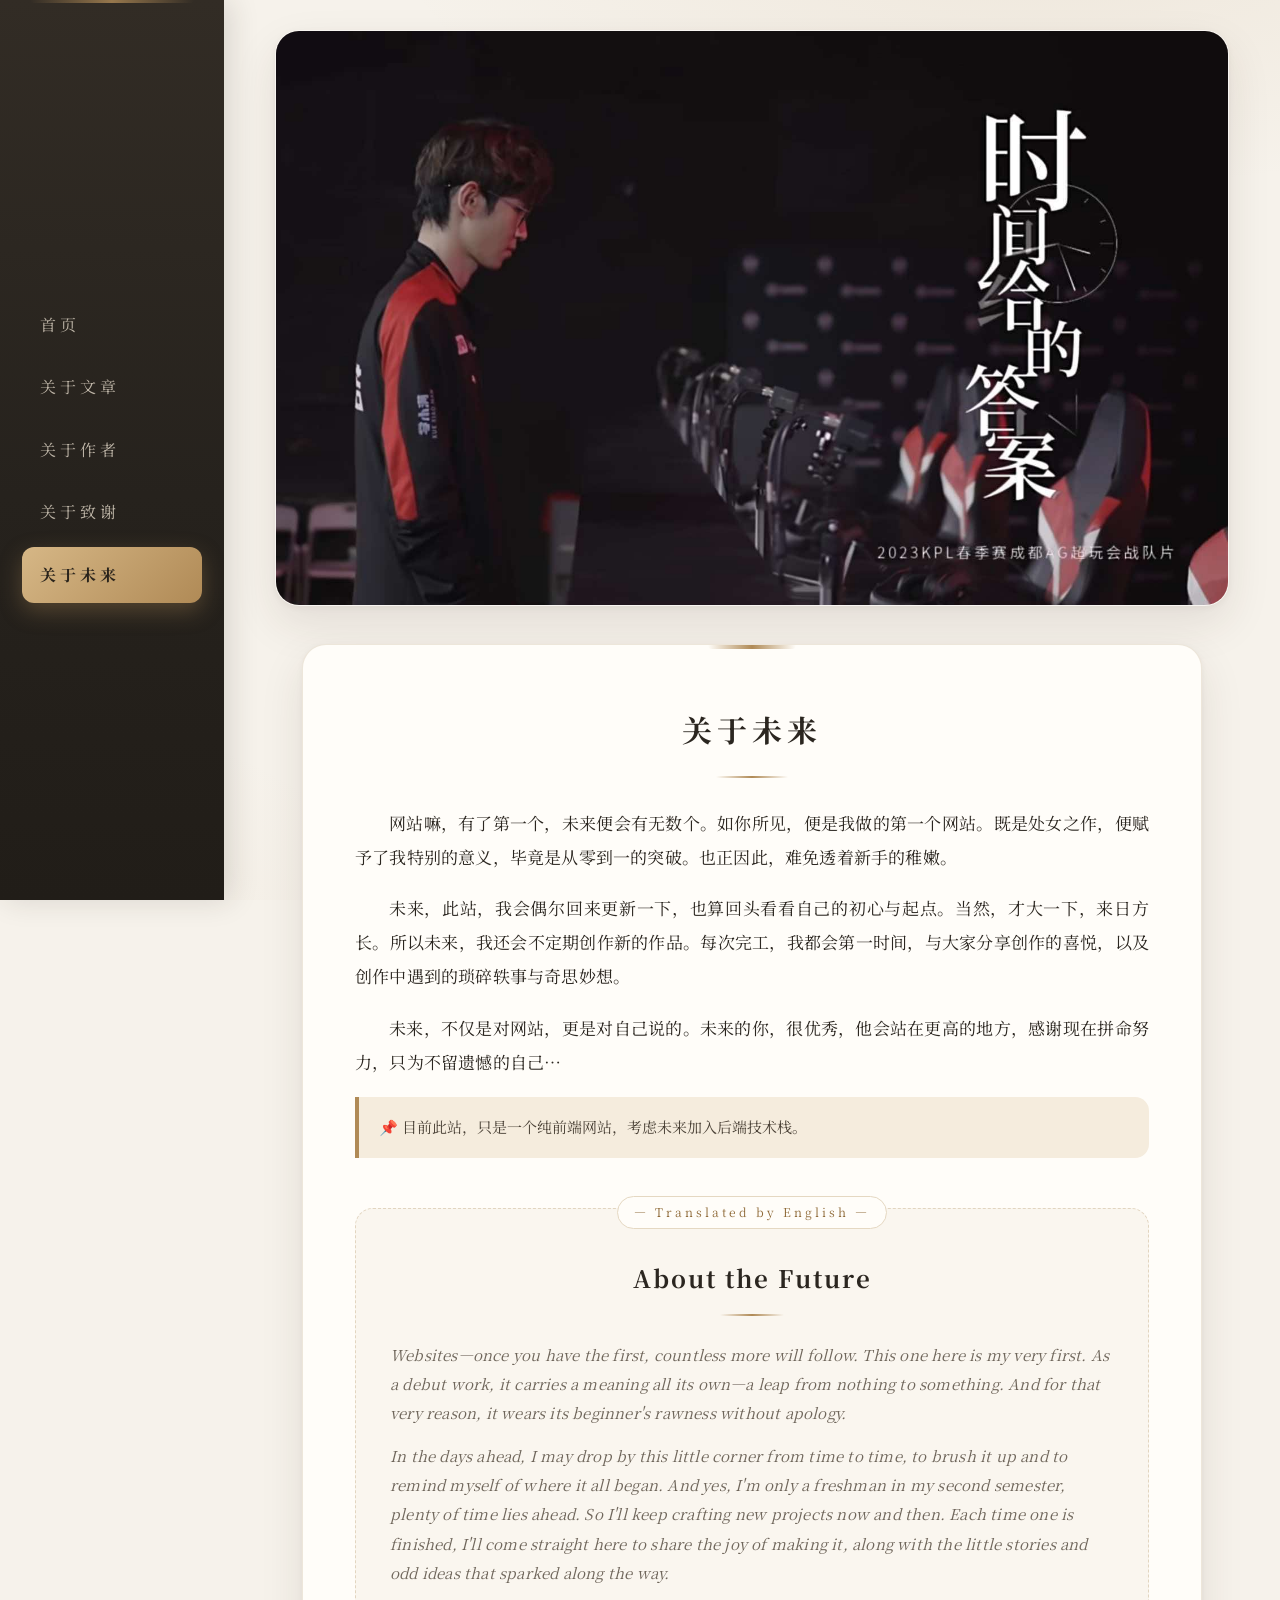
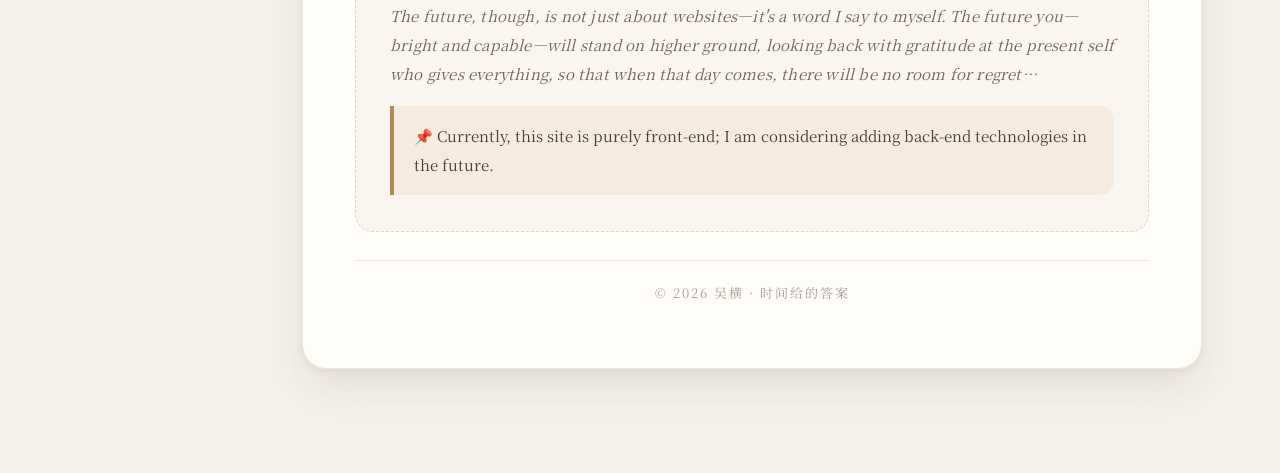
<file: about/future.html>
<!DOCTYPE html>
<html lang="zh-CN">
<head>
    <meta charset="UTF-8">
    <meta name="viewport" content="width=device-width, initial-scale=1.0">
    <title>关于未来 · 时间给的答案</title>
    <link href="https://fonts.googleapis.com/css2?family=Noto+Serif+SC:wght@400;600;700&display=swap" rel="stylesheet">
    <link rel="stylesheet" href="/assets/style.css">
    
</head>
<body>

    <nav class="navbar">
        <a href="/">首页</a>
        <a href="/about/article.html">关于文章</a>
        <a href="/about/author.html">关于作者</a>
        <a href="/about/gratitude.html">关于致谢</a>
        <a href="/about/future.html" class="active">关于未来</a>
    </nav>

    <div class="main-wrapper">

        <div class="poster">
            <img src="/assets/poster.jpg" alt="时间给的答案 海报">
        </div>

        <div class="card">
            <h1>关于未来</h1>
            <div class="content">
                <p>网站嘛，有了第一个，未来便会有无数个。如你所见，便是我做的第一个网站。既是处女之作，便赋予了我特别的意义，毕竟是从零到一的突破。也正因此，难免透着新手的稚嫩。</p>
                <p>未来，此站，我会偶尔回来更新一下，也算回头看看自己的初心与起点。当然，才大一下，来日方长。所以未来，我还会不定期创作新的作品。每次完工，我都会第一时间，与大家分享创作的喜悦，以及创作中遇到的琐碎轶事与奇思妙想。</p>
                <p>未来，不仅是对网站，更是对自己说的。未来的你，很优秀，他会站在更高的地方，感谢现在拼命努力，只为不留遗憾的自己…</p>

                <div class="future-note">
                    📌 目前此站，只是一个纯前端网站，考虑未来加入后端技术栈。
                </div>

                <div class="en">
                    <div class="label">— Translated by English —</div>
                    <p class="en-title"><strong>About the Future</strong></p>
                    <p>Websites—once you have the first, countless more will follow. This one here is my very first. As a debut work, it carries a meaning all its own—a leap from nothing to something. And for that very reason, it wears its beginner's rawness without apology.</p>
                    <p>In the days ahead, I may drop by this little corner from time to time, to brush it up and to remind myself of where it all began. And yes, I'm only a freshman in my second semester, plenty of time lies ahead. So I'll keep crafting new projects now and then. Each time one is finished, I'll come straight here to share the joy of making it, along with the little stories and odd ideas that sparked along the way.</p>
                    <p>The future, though, is not just about websites—it's a word I say to myself. The future you—bright and capable—will stand on higher ground, looking back with gratitude at the present self who gives everything, so that when that day comes, there will be no room for regret…</p>
                    <div class="future-note">
                        📌 Currently, this site is purely front-end; I am considering adding back-end technologies in the future.
                    </div>
                </div>
            </div>
            <div class="footer">© 2026 吴横 · 时间给的答案</div>
        </div>

    </div>

</body>
</html>
</file>
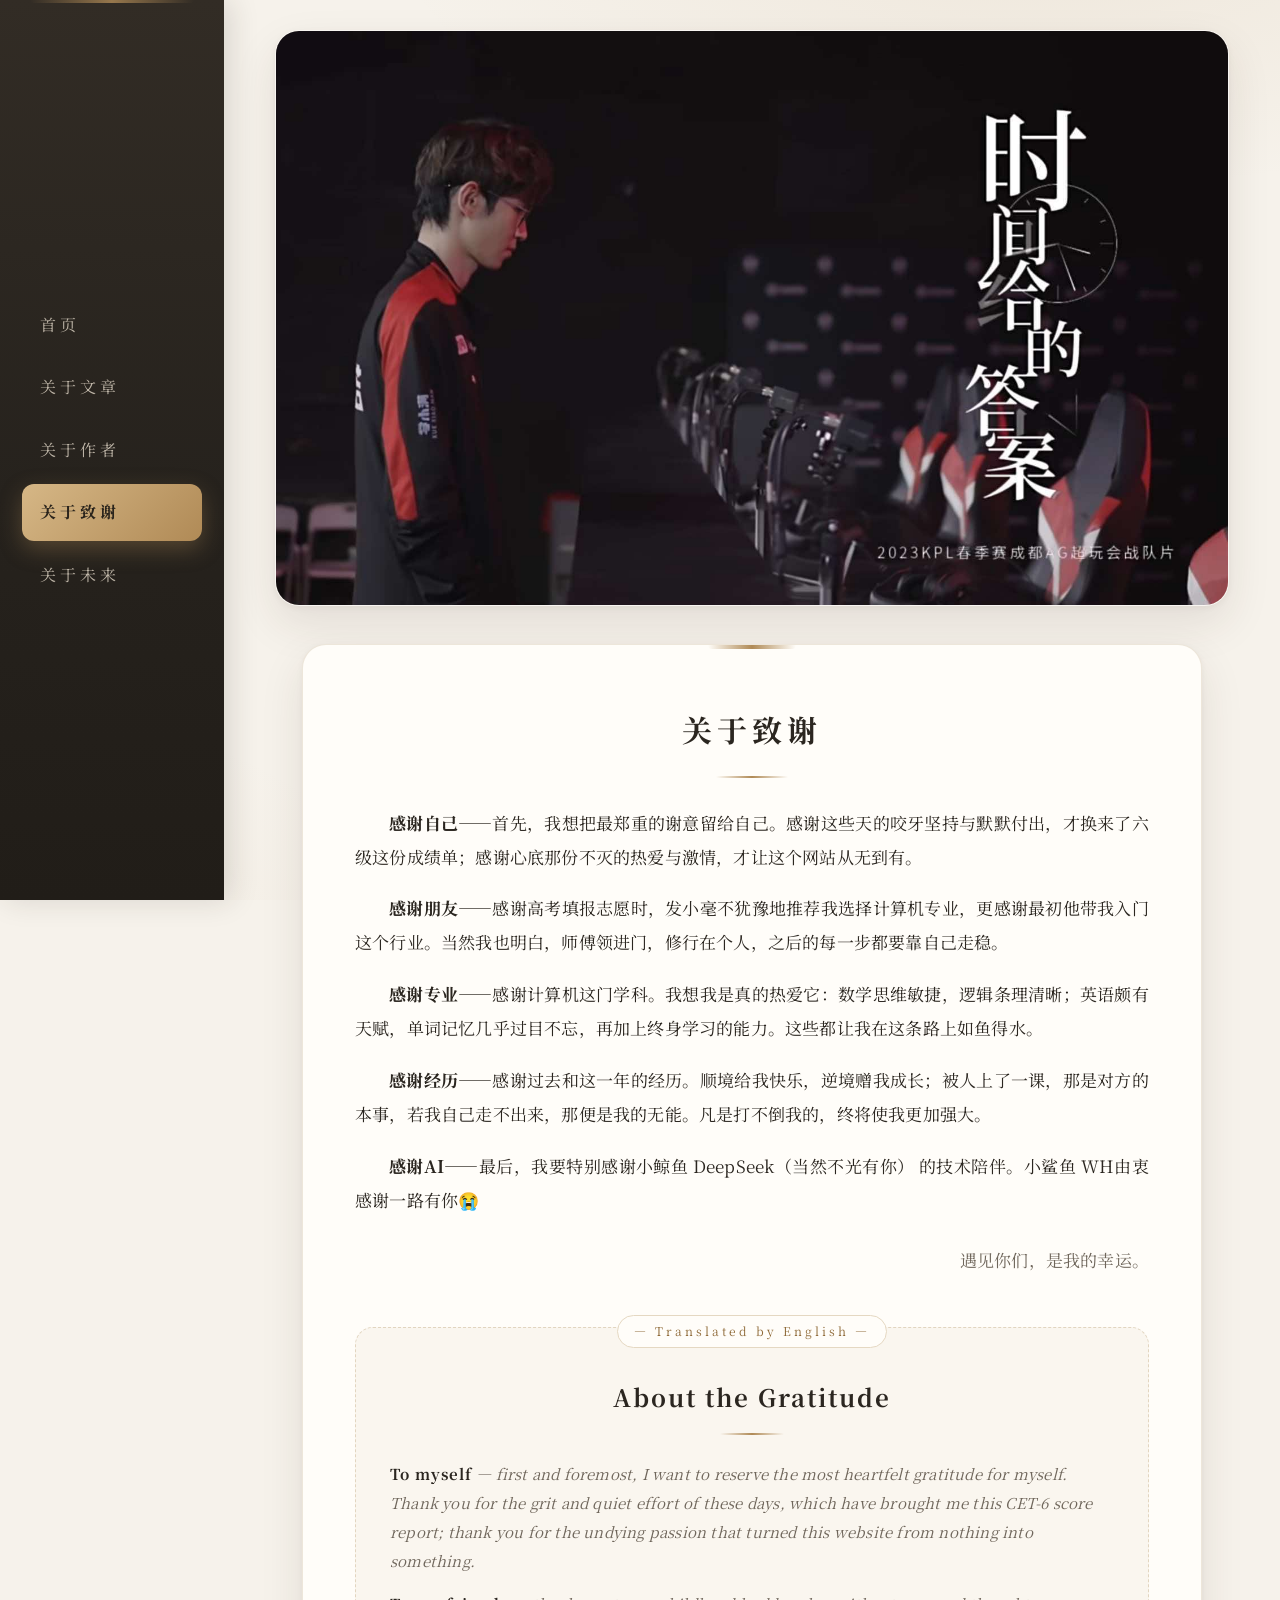
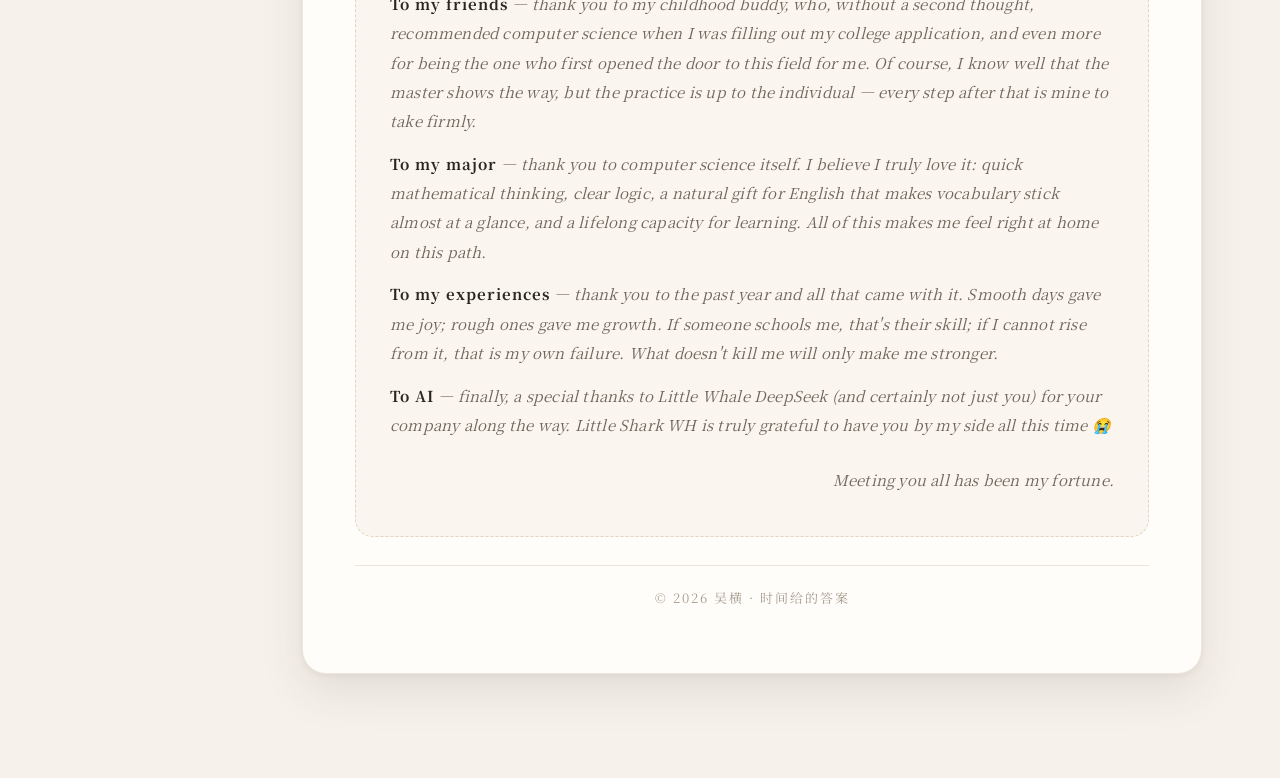
<file: about/gratitude.html>
<!DOCTYPE html>
<html lang="zh-CN">
<head>
    <meta charset="UTF-8">
    <meta name="viewport" content="width=device-width, initial-scale=1.0">
    <title>关于致谢 · 时间给的答案</title>
    <link href="https://fonts.googleapis.com/css2?family=Noto+Serif+SC:wght@400;600;700&display=swap" rel="stylesheet">
    <link rel="stylesheet" href="/assets/style.css">
    
</head>
<body>

    <nav class="navbar">
        <a href="/">首页</a>
        <a href="/about/article.html">关于文章</a>
        <a href="/about/author.html">关于作者</a>
        <a href="/about/gratitude.html" class="active">关于致谢</a>
        <a href="/about/future.html">关于未来</a>
    </nav>

    <div class="main-wrapper">

        <div class="poster">
            <img src="/assets/poster.jpg" alt="时间给的答案 海报">
        </div>

        <div class="card">
            <h1>关于致谢</h1>
            <div class="content">
                <p><strong>感谢自己</strong>——首先，我想把最郑重的谢意留给自己。感谢这些天的咬牙坚持与默默付出，才换来了六级这份成绩单；感谢心底那份不灭的热爱与激情，才让这个网站从无到有。</p>
                <p><strong>感谢朋友</strong>——感谢高考填报志愿时，发小毫不犹豫地推荐我选择计算机专业，更感谢最初他带我入门这个行业。当然我也明白，师傅领进门，修行在个人，之后的每一步都要靠自己走稳。</p>
                <p><strong>感谢专业</strong>——感谢计算机这门学科。我想我是真的热爱它：数学思维敏捷，逻辑条理清晰；英语颇有天赋，单词记忆几乎过目不忘，再加上终身学习的能力。这些都让我在这条路上如鱼得水。</p>
                <p><strong>感谢经历</strong>——感谢过去和这一年的经历。顺境给我快乐，逆境赠我成长；被人上了一课，那是对方的本事，若我自己走不出来，那便是我的无能。凡是打不倒我的，终将使我更加强大。</p>
                <p><strong>感谢AI</strong>——最后，我要特别感谢小鲸鱼 DeepSeek（当然不光有你） 的技术陪伴。小鲨鱼 WH由衷感谢一路有你😭</p>
                <p class="sign-off">遇见你们，是我的幸运。</p>

                <div class="en">
                    <div class="label">— Translated by English —</div>
                    <p class="en-title"><strong>About the Gratitude</strong></p>
                    <p><strong>To myself</strong> — first and foremost, I want to reserve the most heartfelt gratitude for myself. Thank you for the grit and quiet effort of these days, which have brought me this CET-6 score report; thank you for the undying passion that turned this website from nothing into something.</p>
                    <p><strong>To my friends</strong> — thank you to my childhood buddy, who, without a second thought, recommended computer science when I was filling out my college application, and even more for being the one who first opened the door to this field for me. Of course, I know well that the master shows the way, but the practice is up to the individual — every step after that is mine to take firmly.</p>
                    <p><strong>To my major</strong> — thank you to computer science itself. I believe I truly love it: quick mathematical thinking, clear logic, a natural gift for English that makes vocabulary stick almost at a glance, and a lifelong capacity for learning. All of this makes me feel right at home on this path.</p>
                    <p><strong>To my experiences</strong> — thank you to the past year and all that came with it. Smooth days gave me joy; rough ones gave me growth. If someone schools me, that's their skill; if I cannot rise from it, that is my own failure. What doesn't kill me will only make me stronger.</p>
                    <p><strong>To AI</strong> — finally, a special thanks to Little Whale DeepSeek (and certainly not just you) for your company along the way. Little Shark WH is truly grateful to have you by my side all this time 😭</p>
                    <p class="sign-off">Meeting you all has been my fortune.</p>
                </div>
            </div>
            <div class="footer">© 2026 吴横 · 时间给的答案</div>
        </div>

    </div>

</body>
</html>
</file>
<file: assets/style.css>
/* ============================================================
   时间给的答案 · 全站统一样式
   设计基调：纸张质感 · 墨色文字 · 金色点缀 · 衬线排版
   ============================================================ */

:root {
  --nav-w: 224px;

  --bg: #f6f2eb;
  --surface: #fffdf9;
  --surface-soft: #faf6ef;

  --ink: #2b2620;
  --ink-soft: #6f665b;
  --ink-faint: #a89e91;

  --accent: #b08a56;
  --accent-strong: #8f6a38;
  --accent-soft: #e9dcc8;
  --accent-pale: #f5ecdd;
  --line: #ece4d8;

  --shadow-sm: 0 1px 2px rgba(58, 44, 28, 0.04), 0 4px 14px rgba(58, 44, 28, 0.06);
  --shadow-md: 0 2px 6px rgba(58, 44, 28, 0.05), 0 18px 44px rgba(58, 44, 28, 0.10);

  --radius-lg: 24px;
  --radius-md: 16px;

  --font-serif: 'Noto Serif SC', 'Songti SC', 'STSong', 'SimSun', serif;
}

* {
  margin: 0;
  padding: 0;
  box-sizing: border-box;
}

html {
  scroll-behavior: smooth;
}

body {
  font-family: var(--font-serif);
  background-color: var(--bg);
  background-image:
    radial-gradient(1100px 420px at 82% -60px, rgba(176, 138, 86, 0.10), transparent 60%),
    radial-gradient(900px 480px at -8% 108%, rgba(176, 138, 86, 0.08), transparent 60%);
  background-attachment: fixed;
  color: var(--ink);
  line-height: 1.9;
  display: flex;
  min-height: 100vh;
  -webkit-font-smoothing: antialiased;
  text-rendering: optimizeLegibility;
}

::selection {
  background: var(--accent-soft);
  color: var(--ink);
}

::-webkit-scrollbar {
  width: 10px;
}
::-webkit-scrollbar-track {
  background: var(--bg);
}
::-webkit-scrollbar-thumb {
  background: #cfc3ae;
  border-radius: 8px;
  border: 2px solid var(--bg);
}
::-webkit-scrollbar-thumb:hover {
  background: var(--accent);
}

a:focus-visible,
button:focus-visible {
  outline: 2px solid var(--accent);
  outline-offset: 3px;
}

/* ===== 左侧导航 ===== */
.navbar {
  position: fixed;
  top: 0;
  left: 0;
  width: var(--nav-w);
  height: 100vh;
  background: linear-gradient(180deg, #322c25, #26221d 55%, #211d18);
  color: #e5ded3;
  display: flex;
  flex-direction: column;
  justify-content: center;
  gap: 6px;
  padding: 48px 22px;
  z-index: 1000;
  box-shadow: 6px 0 28px rgba(43, 35, 25, 0.14);
  overflow-y: auto;
}

.navbar::before {
  content: "";
  position: absolute;
  top: 0;
  left: 30px;
  right: 30px;
  height: 3px;
  border-radius: 0 0 3px 3px;
  background: linear-gradient(90deg, transparent, var(--accent), transparent);
  opacity: 0.8;
}

.navbar .site-name {
  font-size: 17px;
  font-weight: 700;
  color: #f0e9dd;
  letter-spacing: 4px;
  text-align: center;
  margin-bottom: 34px;
  padding-bottom: 18px;
  border-bottom: 1px solid rgba(255, 255, 255, 0.10);
}

.navbar a {
  display: block;
  color: #bfb6a8;
  text-decoration: none;
  font-size: 16px;
  letter-spacing: 4px;
  padding: 13px 18px;
  border-radius: 12px;
  transition: color 0.25s ease, background-color 0.25s ease, transform 0.25s ease;
}

.navbar a:hover {
  color: #f5efe6;
  background-color: rgba(255, 255, 255, 0.06);
  transform: translateX(4px);
}

.navbar a.active {
  color: #2a241c;
  background: linear-gradient(135deg, #d6b786, var(--accent));
  font-weight: 700;
  box-shadow: 0 8px 22px rgba(176, 138, 86, 0.35);
}

/* ===== 主内容区 ===== */
.main-wrapper {
  margin-left: var(--nav-w);
  flex: 1;
  min-width: 0;
  padding: 30px clamp(16px, 4vw, 52px) 64px;
}

.main {
  margin-left: var(--nav-w);
  flex: 1;
  min-width: 0;
  min-height: 100vh;
  display: flex;
  flex-direction: column;
}

/* ===== 顶部海报 ===== */
.poster {
  max-width: 1100px;
  margin: 0 auto 38px;
  border-radius: var(--radius-lg);
  overflow: hidden;
  border: 1px solid rgba(255, 255, 255, 0.7);
  box-shadow: var(--shadow-md);
  background: #e8dfd1;
}

.poster img {
  width: 100%;
  height: auto;
  display: block;
}

/* ===== 文章页首图 ===== */
.hero {
  width: 100%;
  height: 46vh;
  min-height: 320px;
  background: url('/assets/poster.jpg') center center / cover no-repeat;
  position: relative;
}

.hero::after {
  content: "";
  position: absolute;
  inset: 0;
  background: linear-gradient(180deg, rgba(43, 35, 25, 0.18), transparent 55%, var(--bg));
}

/* ===== 卡片 ===== */
.card {
  position: relative;
  max-width: 900px;
  margin: 0 auto 40px;
  padding: clamp(30px, 5vw, 56px) clamp(22px, 4.5vw, 52px);
  background: var(--surface);
  border: 1px solid rgba(236, 228, 216, 0.9);
  border-radius: var(--radius-lg);
  box-shadow: var(--shadow-md);
  animation: fadeIn 0.7s ease;
}

.card::before {
  content: "";
  position: absolute;
  top: 0;
  left: 50%;
  transform: translateX(-50%);
  width: 88px;
  height: 4px;
  border-radius: 0 0 4px 4px;
  background: linear-gradient(90deg, transparent, var(--accent), transparent);
}

.main .card {
  margin: -56px auto 44px;
}

.main .footer {
  margin-top: auto;
}

/* ===== 标题与元信息 ===== */
.article-title {
  text-align: center;
  font-size: clamp(26px, 3.4vw, 34px);
  font-weight: 700;
  letter-spacing: 6px;
  margin-bottom: 14px;
  color: var(--ink);
}

.card h1:not(.article-title) {
  text-align: center;
  font-size: clamp(23px, 2.8vw, 30px);
  font-weight: 700;
  letter-spacing: 5px;
  margin-bottom: 28px;
  padding-bottom: 20px;
  color: var(--ink);
  position: relative;
}

.card h1:not(.article-title)::after {
  content: "";
  position: absolute;
  left: 50%;
  bottom: 0;
  transform: translateX(-50%);
  width: 72px;
  height: 2px;
  background: linear-gradient(90deg, transparent, var(--accent), transparent);
}

.meta {
  text-align: center;
  font-size: 14px;
  letter-spacing: 2px;
  color: var(--ink-faint);
  margin-bottom: 34px;
  padding-bottom: 22px;
  border-bottom: 1px solid var(--line);
}

.meta span {
  margin: 0 6px;
}

/* ===== 正文排版 ===== */
.content p {
  font-size: clamp(15px, 1vw + 13px, 17px);
  line-height: 2;
  letter-spacing: 0.2px;
  text-align: justify;
  text-indent: 2em;
  margin-bottom: 1.05em;
  overflow-wrap: break-word;
}

.content .en p {
  text-indent: 0;
  text-align: left;
  font-style: italic;
  font-size: 15px;
  line-height: 1.95;
  color: var(--ink-soft);
  margin-bottom: 0.9em;
}

.content .en p strong {
  font-style: normal;
  font-weight: 700;
  color: var(--ink);
  letter-spacing: 1px;
}

/* 英文译文大标题 */
.content .en .en-title {
  position: relative;
  text-align: center;
  font-style: normal;
  font-size: clamp(20px, 2.6vw, 24px);
  letter-spacing: 2px;
  color: var(--ink);
  margin: 6px auto 24px;
  padding-bottom: 14px;
  text-indent: 0;
}

.content .en .en-title strong {
  font-weight: 700;
  letter-spacing: 2px;
}

.content .en .en-title::after {
  content: "";
  position: absolute;
  left: 50%;
  bottom: 0;
  transform: translateX(-50%);
  width: 64px;
  height: 2px;
  border-radius: 2px;
  background: linear-gradient(90deg, transparent, var(--accent), transparent);
}

.divider {
  border: 0;
  height: 1px;
  margin: 2.2em 0 1.8em;
  background: linear-gradient(90deg, transparent, var(--accent), transparent);
}

/* ===== 英文翻译区 ===== */
.content .en {
  position: relative;
  margin-top: 50px;
  padding: 40px 34px 28px;
  background: var(--surface-soft);
  border: 1px dashed #e2d5c0;
  border-radius: 18px;
}

.content .en .label {
  position: absolute;
  top: -13px;
  left: 50%;
  transform: translateX(-50%);
  padding: 4px 16px;
  background: var(--surface);
  border: 1px solid #e5d8c2;
  border-radius: 999px;
  font-size: 12px;
  letter-spacing: 3px;
  color: var(--accent-strong);
  white-space: nowrap;
}

/* ===== 视频按钮 ===== */
.video-row {
  margin-top: 36px !important;
  text-align: center;
  text-indent: 0 !important;
}

.video-link {
  display: inline-block;
  padding: 14px 34px;
  background: linear-gradient(135deg, #2e2923, #1f1b16);
  color: #f2ecdf;
  text-decoration: none;
  border-radius: 999px;
  font-size: 16px;
  font-weight: 600;
  letter-spacing: 2px;
  box-shadow: 0 10px 24px rgba(43, 35, 25, 0.22);
  transition: transform 0.2s ease, box-shadow 0.2s ease, background-color 0.25s ease, color 0.25s ease;
}

.video-link:hover {
  transform: translateY(-2px);
  background: linear-gradient(135deg, var(--accent), var(--accent-strong));
  color: #fff;
  box-shadow: 0 14px 30px rgba(176, 138, 86, 0.35);
}

/* ===== 提示框 ===== */
.wechat-note,
.future-note {
  margin: 18px 0 8px;
  padding: 16px 20px;
  background: var(--accent-pale);
  border-left: 4px solid var(--accent);
  border-radius: 0 14px 14px 0;
  font-size: 15px;
  line-height: 1.9;
  color: #4a4136;
}

.wechat-note strong {
  color: var(--accent-strong);
}

.content .note {
  margin-top: 34px;
  padding: 12px 4px 4px 18px;
  font-size: 13px;
  color: var(--ink-faint);
  text-indent: 0;
  border-left: 4px solid var(--accent-soft);
  background: transparent;
}

/* ===== 落款行 ===== */
.sign-off {
  margin-top: 26px !important;
  text-align: right !important;
  font-weight: 400;
  text-indent: 0 !important;
  color: var(--ink-soft);
}

.content > .sign-off {
  font-style: normal;
}

.content .en .sign-off {
  font-style: italic;
}

/* ===== 头像展示 ===== */
.avatar-gallery {
  display: flex;
  flex-wrap: wrap;
  justify-content: center;
  gap: 34px;
  margin: 30px 0 36px;
}

.avatar-gallery img {
  width: clamp(110px, 14vw, 170px);
  height: clamp(110px, 14vw, 170px);
  object-fit: cover;
  border-radius: 50%;
  border: 5px solid #fff;
  box-shadow: 0 0 0 1px var(--line), var(--shadow-md);
  transition: transform 0.3s ease, box-shadow 0.3s ease;
}

.avatar-gallery img:hover {
  transform: translateY(-4px) scale(1.03);
  box-shadow: 0 0 0 2px var(--accent), 0 18px 36px rgba(58, 44, 28, 0.16);
}

/* ===== 底部版权 ===== */
.footer {
  margin-top: 28px;
  padding: 20px 0 6px;
  text-align: center;
  font-size: 13px;
  letter-spacing: 2px;
  color: var(--ink-faint);
  border-top: 1px solid var(--line);
}

/* ===== 欢迎弹窗（动态渲染） ===== */
.modal-overlay {
  position: fixed;
  inset: 0;
  display: flex;
  align-items: center;
  justify-content: center;
  background: rgba(38, 30, 20, 0.48);
  backdrop-filter: blur(8px);
  -webkit-backdrop-filter: blur(8px);
  z-index: 2000;
  padding: 20px;
  animation: fadeIn 0.4s ease;
}

.modal-box {
  position: relative;
  width: 90%;
  max-width: 440px;
  padding: 50px 36px 38px;
  background: linear-gradient(180deg, #fffdf8, #fbf6ee);
  border: 1px solid rgba(255, 255, 255, 0.85);
  border-radius: 28px;
  box-shadow: 0 34px 90px rgba(38, 30, 20, 0.38);
  text-align: center;
  overflow: hidden;
  animation: slideUp 0.5s cubic-bezier(0.2, 0.9, 0.3, 1.12);
}

.modal-box::before {
  content: "";
  position: absolute;
  top: 0;
  left: 50%;
  transform: translateX(-50%);
  width: 76px;
  height: 4px;
  border-radius: 0 0 4px 4px;
  background: linear-gradient(90deg, transparent, var(--accent), transparent);
}

/* 顶部暖金光晕 */
.modal-glow {
  position: absolute;
  top: -80px;
  left: 50%;
  width: 340px;
  height: 280px;
  transform: translateX(-50%);
  background: radial-gradient(closest-side, rgba(176, 138, 86, 0.32), transparent 72%);
  filter: blur(6px);
  pointer-events: none;
  animation: glowPulse 5s ease-in-out infinite;
}

/* 上升金色粒子 */
.modal-particles {
  position: absolute;
  inset: 0;
  pointer-events: none;
  overflow: hidden;
}

.modal-particles span {
  position: absolute;
  bottom: -12px;
  border-radius: 50%;
  background: linear-gradient(135deg, #d6b786, var(--accent));
  opacity: 0;
  animation: rise linear infinite;
}

/* 飞舞的白鸽 */
.modal-dove {
  display: inline-block;
  font-size: 52px;
  line-height: 1;
  margin-bottom: 8px;
  animation: doveFloat 3.6s ease-in-out infinite;
  filter: drop-shadow(0 8px 14px rgba(176, 138, 86, 0.35));
}

/* 动态问候语 + 实时时钟 */
.modal-greeting {
  font-size: 15px;
  font-weight: 600;
  letter-spacing: 5px;
  color: var(--accent-strong);
  margin-bottom: 5px;
  animation: fadeIn 0.6s ease 0.15s both;
}

.modal-clock {
  font-size: 13px;
  letter-spacing: 4px;
  color: var(--ink-faint);
  font-variant-numeric: tabular-nums;
  margin-bottom: 18px;
  animation: fadeIn 0.6s ease 0.3s both;
}

/* 主题标题（打字机） */
.modal-title {
  font-size: 28px;
  font-weight: 700;
  letter-spacing: 7px;
  color: var(--ink);
  min-height: 42px;
  margin-bottom: 6px;
}

.modal-title::after {
  content: "|";
  display: inline-block;
  margin-left: 3px;
  color: var(--accent);
  font-weight: 400;
  animation: blink 0.9s step-end infinite;
}

.modal-title.typed-done::after {
  animation: none;
  opacity: 0;
}

/* 分隔装饰 */
.modal-divider {
  display: flex;
  align-items: center;
  justify-content: center;
  gap: 12px;
  width: 78%;
  margin: 16px auto;
}

.modal-divider::before,
.modal-divider::after {
  content: "";
  height: 1px;
  flex: 1;
  background: linear-gradient(90deg, transparent, var(--line), transparent);
}

.modal-divider span {
  color: var(--accent);
  font-size: 12px;
}

/* 引言与落款 */
.modal-quote {
  font-size: 17px;
  letter-spacing: 1px;
  color: var(--ink);
  line-height: 1.9;
  margin-bottom: 6px;
  opacity: 0;
  animation: fadeIn 0.6s ease 1.0s both;
}

.modal-sign {
  font-size: 14px;
  letter-spacing: 2px;
  color: var(--ink-soft);
  margin-bottom: 24px;
  opacity: 0;
  animation: fadeIn 0.6s ease 1.2s both;
}

.modal-author {
  color: var(--accent-strong);
  font-weight: 700;
}

/* 关键词标签 */
.modal-tags {
  display: flex;
  justify-content: center;
  gap: 10px;
  margin-bottom: 30px;
  opacity: 0;
  animation: fadeIn 0.6s ease 1.4s both;
}

.modal-tag {
  padding: 5px 16px;
  font-size: 12px;
  letter-spacing: 3px;
  color: var(--accent-strong);
  background: var(--accent-pale);
  border: 1px solid var(--accent-soft);
  border-radius: 999px;
}

/* 关闭按钮（磁吸光斑） */
.btn-close {
  position: relative;
  overflow: hidden;
  padding: 13px 44px;
  background: linear-gradient(135deg, var(--accent), var(--accent-strong));
  color: #fff;
  border: none;
  border-radius: 999px;
  font-family: inherit;
  font-size: 15px;
  letter-spacing: 3px;
  cursor: pointer;
  box-shadow: 0 12px 28px rgba(176, 138, 86, 0.38);
  transition: transform 0.2s ease, box-shadow 0.2s ease;
  opacity: 0;
  animation: fadeIn 0.6s ease 1.6s both;
}

.btn-close::after {
  content: "";
  position: absolute;
  inset: 0;
  border-radius: inherit;
  background: radial-gradient(circle at var(--x, 50%) var(--y, 50%), rgba(255, 255, 255, 0.5), transparent 46%);
  opacity: 0;
  transition: opacity 0.3s ease;
}

.btn-close:hover {
  transform: translateY(-2px);
  box-shadow: 0 16px 34px rgba(176, 138, 86, 0.5);
}

.btn-close:hover::after {
  opacity: 1;
}

.btn-close:active {
  transform: translateY(0) scale(0.98);
}

.btn-close .btn-label {
  position: relative;
  z-index: 1;
}

/* 弹窗关闭动效 */
.modal-overlay.modal-closing {
  animation: fadeOut 0.32s ease forwards;
}

.modal-overlay.modal-closing .modal-box {
  animation: slideOut 0.32s ease forwards;
}

/* ===== 动效 ===== */
@keyframes fadeIn {
  from { opacity: 0; transform: translateY(18px); }
  to { opacity: 1; transform: none; }
}

@keyframes fadeOut {
  to { opacity: 0; }
}

@keyframes slideUp {
  from { opacity: 0; transform: translateY(28px) scale(0.96); }
  to { opacity: 1; transform: none; }
}

@keyframes slideOut {
  to { opacity: 0; transform: translateY(20px) scale(0.96); }
}

/* 暖金光晕脉动 */
@keyframes glowPulse {
  0%, 100% { opacity: 0.55; transform: translateX(-50%) scale(1); }
  50% { opacity: 1; transform: translateX(-50%) scale(1.12); }
}

/* 金色粒子上升 */
@keyframes rise {
  0% { transform: translateY(0) translateX(0); opacity: 0; }
  12% { opacity: 0.9; }
  100% { transform: translateY(-470px) translateX(var(--drift)); opacity: 0; }
}

/* 白鸽悬浮 */
@keyframes doveFloat {
  0%, 100% { transform: translateY(0) rotate(-4deg); }
  50% { transform: translateY(-8px) rotate(4deg); }
}

/* 打字机光标闪烁 */
@keyframes blink {
  0%, 100% { opacity: 1; }
  50% { opacity: 0; }
}

/* ===== 响应式：平板 / 窄屏 ===== */
@media (max-width: 1024px) {
  :root {
    --nav-w: 200px;
  }
  .navbar {
    padding: 40px 18px;
  }
  .navbar a {
    font-size: 15px;
    letter-spacing: 3px;
    padding: 12px 16px;
  }
}

/* ===== 响应式：手机端 ===== */
@media (max-width: 768px) {
  .navbar {
    top: 0;
    left: 0;
    width: 100%;
    height: auto;
    min-height: 54px;
    flex-direction: row;
    justify-content: flex-start;
    align-items: center;
    gap: 6px;
    padding: 8px 12px;
    overflow-x: auto;
    overflow-y: hidden;
    -webkit-overflow-scrolling: touch;
    scrollbar-width: none;
    box-shadow: 0 4px 18px rgba(43, 35, 25, 0.16);
  }

  .navbar::-webkit-scrollbar {
    display: none;
  }

  .navbar::before {
    display: none;
  }

  .navbar .site-name {
    flex: 0 0 auto;
    margin: 0 10px 0 0;
    padding: 0 12px 0 0;
    border-bottom: none;
    border-right: 1px solid rgba(255, 255, 255, 0.12);
    font-size: 14px;
    letter-spacing: 2px;
    white-space: nowrap;
  }

  .navbar a {
    flex: 0 0 auto;
    padding: 8px 14px;
    font-size: 13px;
    letter-spacing: 1px;
    border-radius: 999px;
    white-space: nowrap;
  }

  .navbar a:hover {
    transform: none;
  }

  .main-wrapper {
    margin-left: 0;
    padding: 74px 14px 40px;
  }

  .main {
    margin-left: 0;
    padding-top: 54px;
  }

  .main .card {
    margin: -34px 14px 28px;
  }

  .poster {
    border-radius: 18px;
    margin-bottom: 26px;
  }

  .card {
    border-radius: 20px;
    padding: 30px 18px 26px;
  }

  .hero {
    height: 30vh;
    min-height: 220px;
  }

  .content .en {
    padding: 34px 18px 24px;
  }

  .content .en .label {
    font-size: 11px;
    letter-spacing: 2px;
  }

  .video-link {
    display: block;
    text-align: center;
  }

  .avatar-gallery {
    gap: 20px;
  }

  .avatar-gallery img {
    width: clamp(100px, 30vw, 136px);
    height: clamp(100px, 30vw, 136px);
  }

  .modal-box {
    padding: 40px 24px 30px;
    border-radius: 24px;
  }

  .modal-dove {
    font-size: 44px;
  }

  .modal-title {
    font-size: 24px;
    letter-spacing: 5px;
  }

  .modal-greeting,
  .modal-clock {
    letter-spacing: 3px;
  }
}

/* ===== 响应式：小屏手机 ===== */
@media (max-width: 480px) {
  .navbar a {
    padding: 7px 10px;
    font-size: 12px;
  }

  .navbar .site-name {
    font-size: 13px;
    letter-spacing: 1px;
  }

  .card {
    padding: 26px 16px 22px;
  }

  .content .en {
    padding: 30px 16px 20px;
  }
}

/* ===== 减少动态效果（无障碍） ===== */
@media (prefers-reduced-motion: reduce) {
  *,
  *::before,
  *::after {
    animation-duration: 0.01ms !important;
    animation-iteration-count: 1 !important;
    transition-duration: 0.01ms !important;
    scroll-behavior: auto !important;
  }
}
</file>
